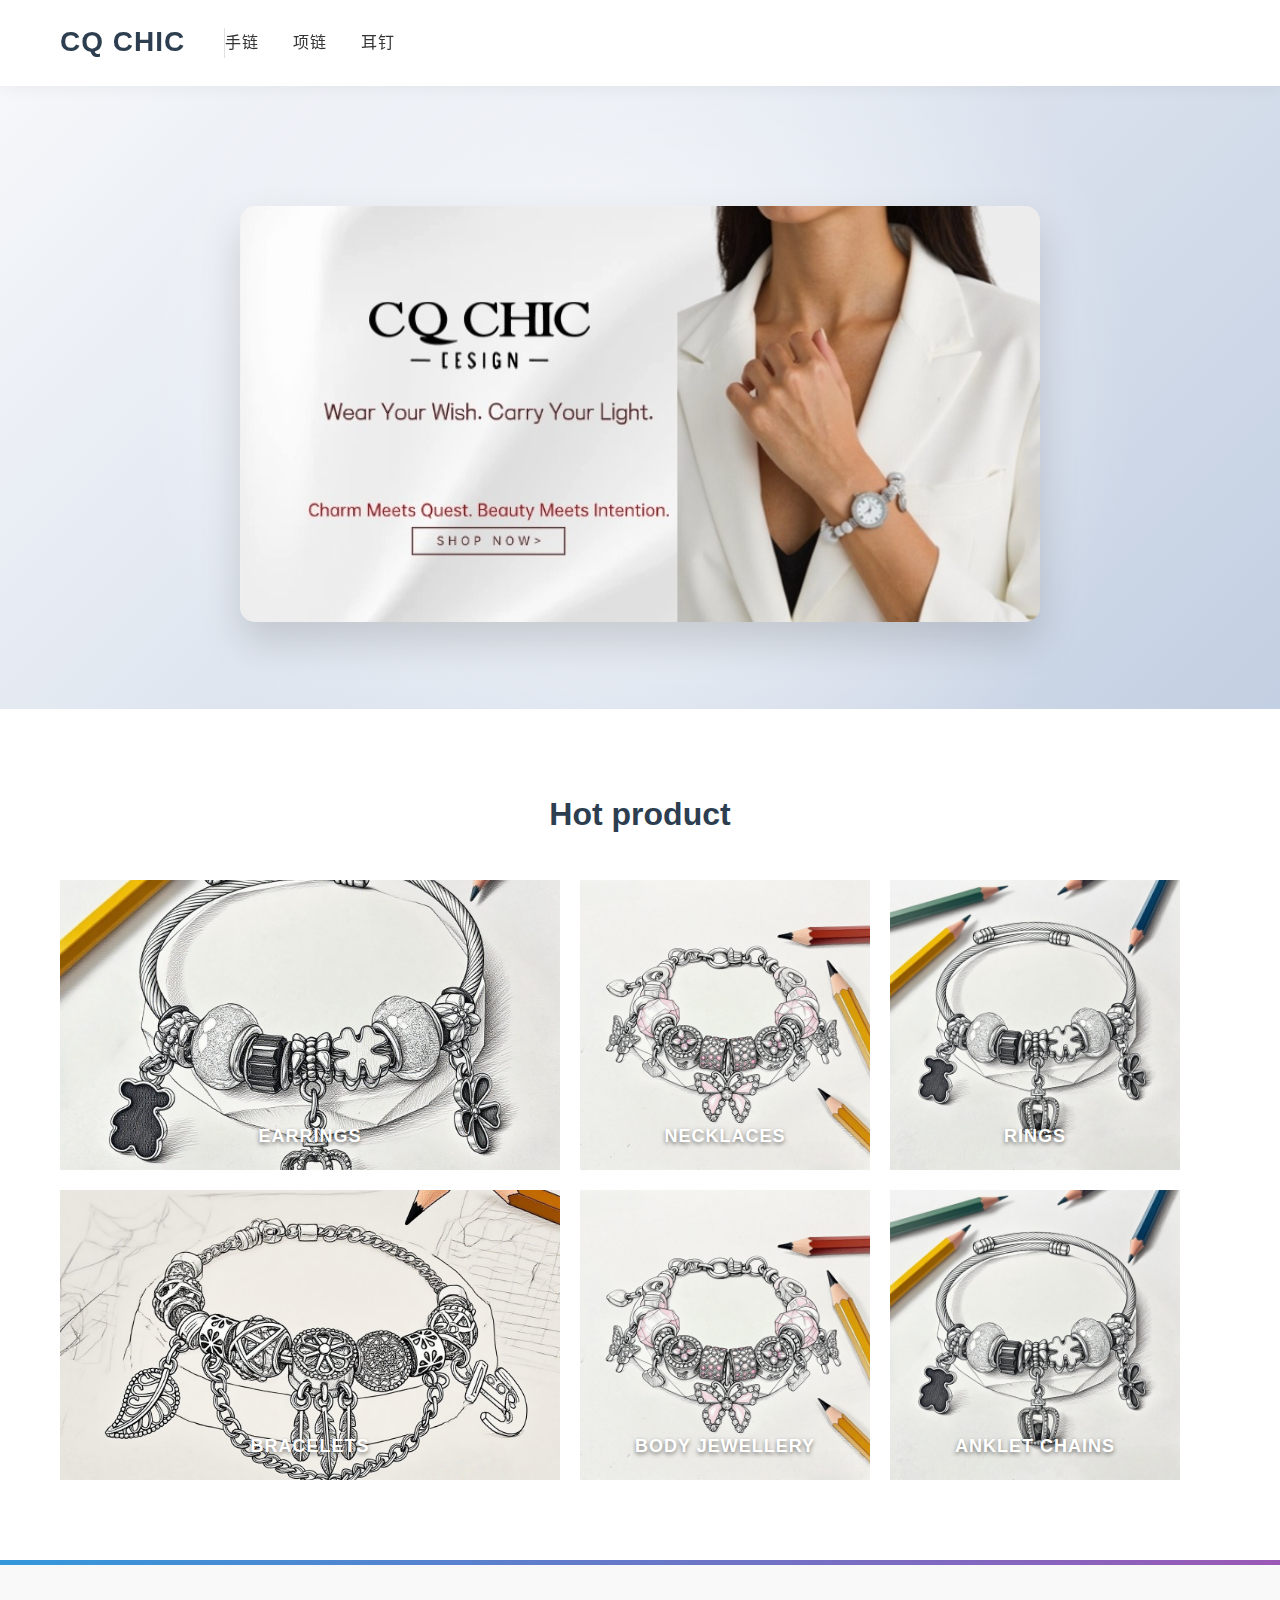
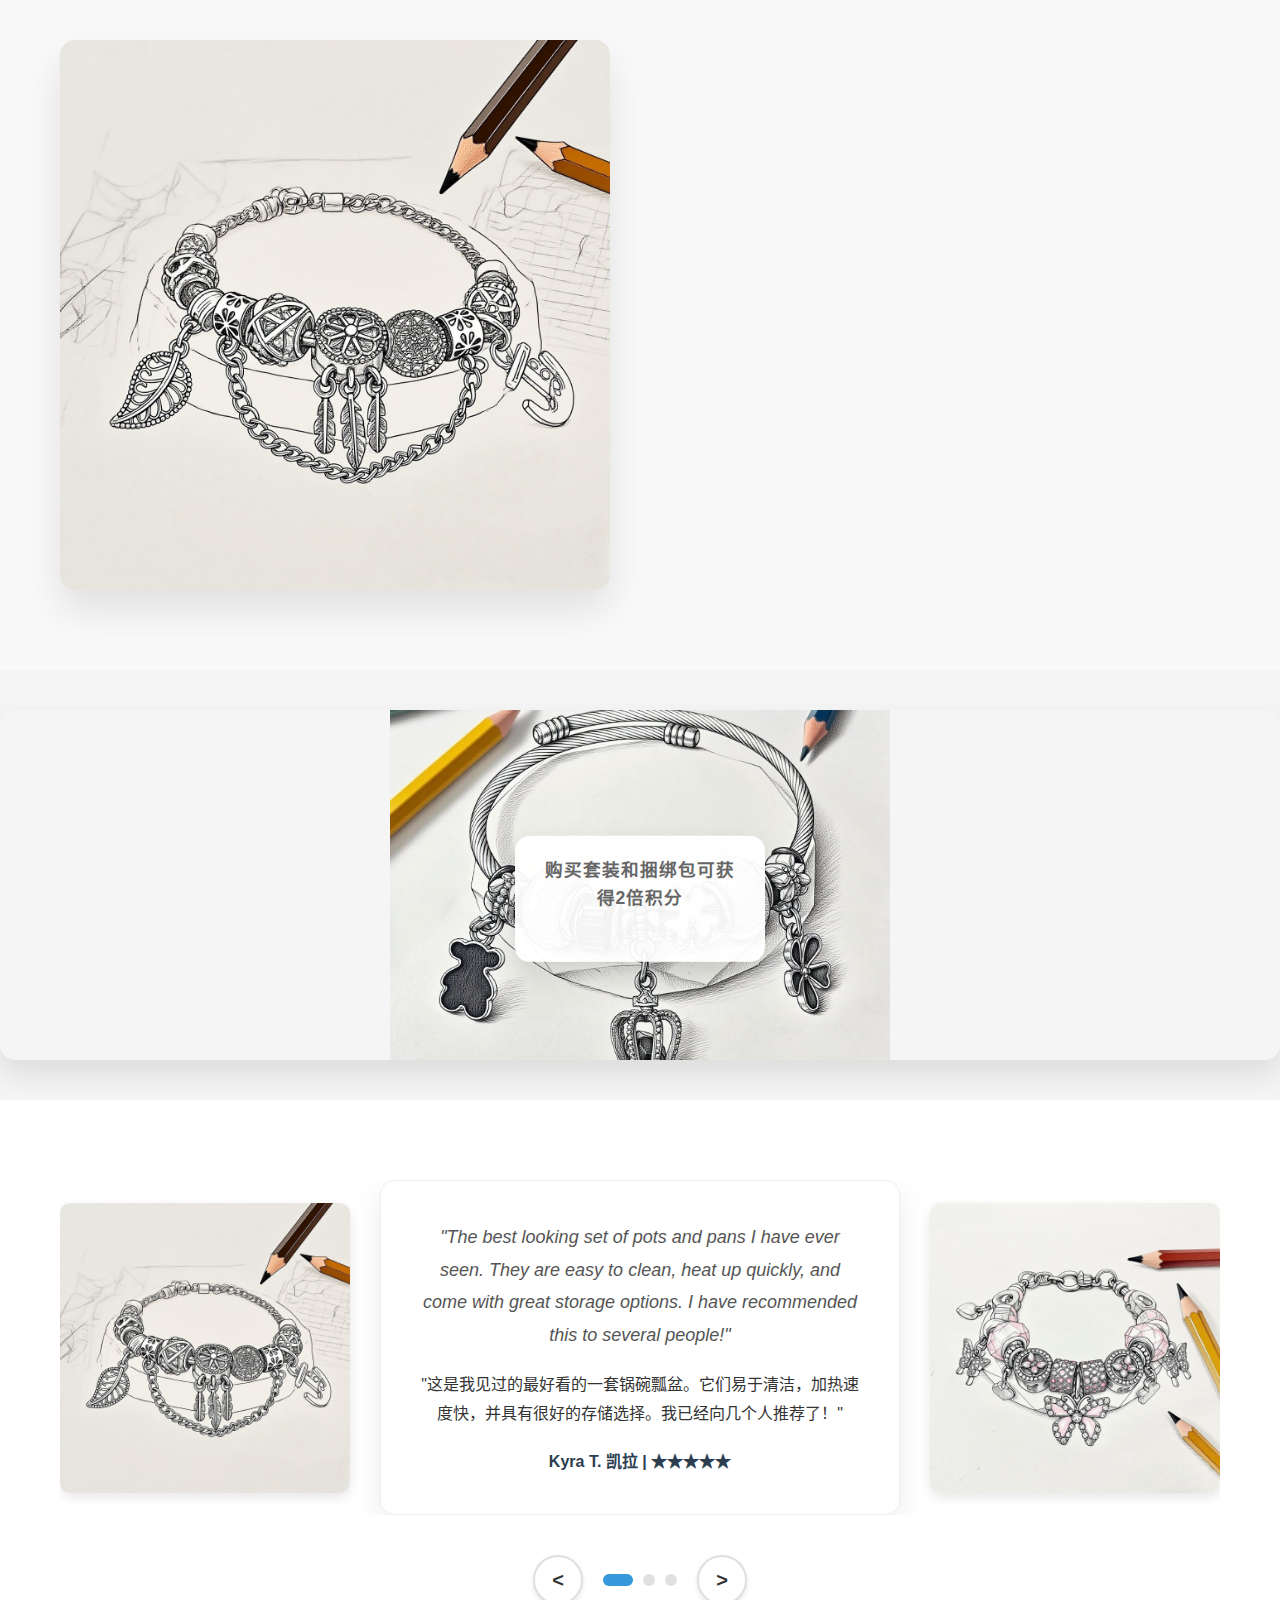
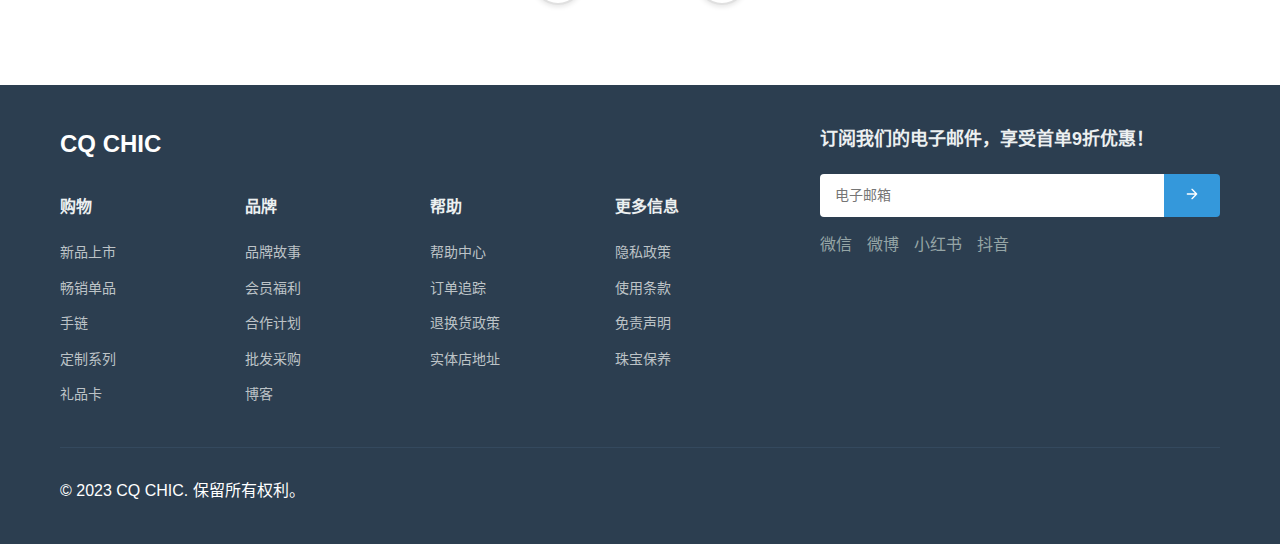
<file: index.html>
<!DOCTYPE html>
<html lang="zh-CN">
<head>
    <meta charset="UTF-8">
    <meta name="viewport" content="width=device-width, initial-scale=1.0">
    <title>CQ CHIC - 精品首饰</title>
    <link rel="stylesheet" href="css/styles.css">
</head>
<body>
    <header>
        <div class="container">
            <a href="index.html" class="logo">CQ CHIC</a>
            <nav>
                <ul>
                    <li class="dropdown">
                        <a href="series.html" class="nav-link dropdown-toggle">手链</a>
                        <div class="dropdown-menu">
                            <div class="dropdown-menu-inner">
                                <div class="dropdown-column">
                                    <div class="dropdown-title">手链分类</div>
                                    <ul>
                                        <li><a href="series.html" class="dropdown-item">水晶手链</a></li>
                                        <li><a href="series.html" class="dropdown-item">珍珠手链</a></li>
                                        <li><a href="series.html" class="dropdown-item">金手链</a></li>
                                        <li><a href="series.html" class="dropdown-item">银手链</a></li>
                                    </ul>
                                </div>
                                <div class="dropdown-column">
                                    <div class="dropdown-title">热门系列</div>
                                    <ul>
                                        <li><a href="#" class="dropdown-item">简约系列</a></li>
                                        <li><a href="#" class="dropdown-item">复古系列</a></li>
                                        <li><a href="#" class="dropdown-item">情侣系列</a></li>
                                        <li><a href="#" class="dropdown-item">定制系列</a></li>
                                    </ul>
                                </div>
                            </div>
                        </div>
                    </li>
                    <li class="dropdown">
                        <a href="#about" class="nav-link dropdown-toggle">项链</a>
                        <div class="dropdown-menu">
                            <div class="dropdown-menu-inner">
                                <div class="dropdown-column">
                                    <div class="dropdown-title">项链分类</div>
                                    <ul>
                                        <li><a href="#" class="dropdown-item">吊坠项链</a></li>
                                        <li><a href="#" class="dropdown-item">锁骨链</a></li>
                                        <li><a href="#" class="dropdown-item">珍珠项链</a></li>
                                        <li><a href="#" class="dropdown-item">宝石项链</a></li>
                                    </ul>
                                </div>
                                <div class="dropdown-column">
                                    <div class="dropdown-title">热门系列</div>
                                    <ul>
                                        <li><a href="#" class="dropdown-item">简约系列</a></li>
                                        <li><a href="#" class="dropdown-item">复古系列</a></li>
                                        <li><a href="#" class="dropdown-item">情侣系列</a></li>
                                        <li><a href="#" class="dropdown-item">定制系列</a></li>
                                    </ul>
                                </div>
                            </div>
                        </div>
                    </li>
                    <li><a href="#services" class="nav-link">耳钉</a></li>
                </ul>
            </nav>
        </div>
    </header>
    
    <section id="home" class="hero">
        <div class="container">
            <img class="hero-image" src="images/logo.png" alt="CQ CHIC Jewelry">
        </div>
    </section>
    
    <section id="about" class="about">
        <div class="container">
            <h2 class="section-title">Hot product</h2>
            <div class="category-grid">
                <!-- 左边容器：第1和第2个元素 -->
                <div class="category-left">
                    <div class="category-item">
                        <div class="category-image">
                            <img src="images/5215.jpg" alt="Earrings">
                        </div>
                        <div class="category-name">EARRINGS</div>
                    </div>
                    <div class="category-item">
                        <div class="category-image">
                            <img src="images/5059.jpg" alt="Bracelets">
                        </div>
                        <div class="category-name">BRACELETS</div>
                    </div>
                </div>
                <!-- 右边容器：第3-6个元素 -->
                <div class="category-right">
                    <div class="category-item">
                        <div class="category-image">
                            <img src="images/5155.jpg" alt="Necklaces">
                        </div>
                        <div class="category-name">NECKLACES</div>
                    </div>
                    <div class="category-item">
                        <div class="category-image">
                            <img src="images/5215.jpg" alt="Rings">
                        </div>
                        <div class="category-name">RINGS</div>
                    </div>
                    <div class="category-item">
                        <div class="category-image">
                            <img src="images/5155.jpg" alt="Body Jewellery">
                        </div>
                        <div class="category-name">BODY JEWELLERY</div>
                    </div>
                    <div class="category-item">
                        <div class="category-image">
                            <img src="images/5215.jpg" alt="Anklet Chains">
                        </div>
                        <div class="category-name">ANKLET CHAINS</div>
                    </div>
                </div>
            </div>
        </div>
    </section>
    
    <section id="services" class="services">
        <div class="container">
            <div class="services-content">
                <div class="services-image">
                    <img src="images/5059.jpg" alt="Luxury Jewelry">
                </div>
                <div class="services-details">
                    <h2 class="section-title">Wear Your Wish. Carry Your Light.</h2>
                    <div class="services-grid">
                        <div class="service-card" data-service="service1">
                            <h4>Blossom Code</h4>
                        </div>
                        <div class="service-card" data-service="service2">
                            <h4>Health protection</h4>
                        </div>
                        <div class="service-card" data-service="service3">
                            <h4>Pathfinder Light</h4>
                        </div>
                        <div class="service-card" data-service="service4">
                            <h4>Mind Bloom</h4>
                        </div>
                        <div class="service-card" data-service="service5">
                            <h4>Family Heritag</h4>
                        </div>
                        <div class="service-card" data-service="service6">
                            <h4>Aura Spark</h4>
                        </div>
                        <div class="service-card" data-service="service7">
                            <h4>Inner Realm</h4>
                        </div>
                        <div class="service-card" data-service="service8">
                            <h4>Frequency Flux</h4>
                        </div>
                    </div>
                </div>
            </div>
        </div>
    </section>
    
    <section class="promotion-banner">
        <div class="container">
            <div class="banner-content">
                <div class="banner-image">
                    <img src="images/5215.jpg" alt="Promotion Banner">
                </div>
                <div class="banner-overlay">
                    <p class="banner-text">购买套装和捆绑包可获得2倍积分</p>
                </div>
            </div>
        </div>
    </section>
    
    <section id="testimonials" class="testimonials">
        <div class="container">
            
            <div class="testimonial-slider">
                <div class="testimonial-slide active">
                    <div class="testimonial-content">
                        <div class="testimonial-images">
                            <img src="images/5059.jpg" alt="产品图片1" class="testimonial-img">
                            <div class="testimonial-text-box">
                                <p class="testimonial-quote">"The best looking set of pots and pans I have ever seen. They are easy to clean, heat up quickly, and come with great storage options. I have recommended this to several people!"</p>
                                <p class="testimonial-quote-chinese">"这是我见过的最好看的一套锅碗瓢盆。它们易于清洁，加热速度快，并具有很好的存储选择。我已经向几个人推荐了！"</p>
                                <p class="testimonial-author">Kyra T. 凯拉 | ★★★★★</p>
                            </div>
                            <img src="images/5155.jpg" alt="产品图片2" class="testimonial-img">
                        </div>
                    </div>
                </div>
                <div class="testimonial-slide">
                    <div class="testimonial-content">
                        <div class="testimonial-images">
                            <img src="images/5059.jpg" alt="产品图片1" class="testimonial-img">
                            <div class="testimonial-text-box">
                                <p class="testimonial-quote">"The quality is exceptional and they look beautiful in my kitchen. I love how they distribute heat evenly when cooking."</p>
                                <p class="testimonial-quote-chinese">"质量非常好，它们在我的厨房里看起来很漂亮。我喜欢它们烹饪时均匀地分布热量。"</p>
                                <p class="testimonial-author">Michael L. 迈克尔 | ★★★★★</p>
                            </div>
                            <img src="images/5155.jpg" alt="产品图片2" class="testimonial-img">
                        </div>
                    </div>
                </div>
                <div class="testimonial-slide">
                    <div class="testimonial-content">
                        <div class="testimonial-images">
                            <img src="images/5059.jpg" alt="产品图片1" class="testimonial-img">
                            <div class="testimonial-text-box">
                                <p class="testimonial-quote">"These pots and pans have completely transformed my cooking experience. They're durable, non-stick, and a joy to use every day."</p>
                                <p class="testimonial-quote-chinese">"这些锅碗瓢盆彻底改变了我的烹饪体验。它们耐用、不粘，每天使用都很愉快。"</p>
                                <p class="testimonial-author">Sarah W. 莎拉 | ★★★★★</p>
                            </div>
                            <img src="images/5155.jpg" alt="产品图片2" class="testimonial-img">
                        </div>
                    </div>
                </div>
            </div>
            
            <div class="slider-controls">
                <button class="slider-prev">&lt;</button>
                <div class="slider-dots">
                    <span class="dot active"></span>
                    <span class="dot"></span>
                    <span class="dot"></span>
                </div>
                <button class="slider-next">&gt;</button>
            </div>
        </div>
    </section>
    
    <!-- 品牌故事横幅 -->
    <!-- <section class="brand-banner">
        <div class="brand-banner-inner">
            <div class="banner-image-left">
                <img src="images/5059.jpg" alt="珠宝展示">
            </div>
            <div class="banner-content">
                <h2>我们的珠宝由匠人设计，为您打造</h2>
                <p>在CQ CHIC，您会发现精心设计的手链、项链和配饰，每一件作品都融合了传统工艺与现代美学，为您的每一次旅程增添独特魅力。</p>
                <a href="brand-story.html" class="btn btn-primary">了解更多 →</a>
            </div>
            <div class="banner-image-right">
                <img src="images/5155.jpg" alt="珠宝展示">
            </div>
        </div>
    </section> -->
    
    <!-- 页脚 -->
    <footer>
        <div class="container">
            <div class="footer-content">
                <div class="footer-left">
                    <div class="footer-logo">
                        <h2>CQ CHIC</h2>
                    </div>
                    
                    <div class="footer-nav">
                        <div class="footer-column">
                            <h3>购物</h3>
                            <ul>
                                <li><a href="#">新品上市</a></li>
                                <li><a href="#">畅销单品</a></li>
                                <li><a href="#">手链</a></li>
                                <li><a href="#">定制系列</a></li>
                                <li><a href="#">礼品卡</a></li>
                            </ul>
                        </div>
                        
                        <div class="footer-column">
                            <h3>品牌</h3>
                            <ul>
                                <li><a href="brand-story.html">品牌故事</a></li>
                                <li><a href="#">会员福利</a></li>
                                <li><a href="#">合作计划</a></li>
                                <li><a href="#">批发采购</a></li>
                                <li><a href="#">博客</a></li>
                            </ul>
                        </div>
                        
                        <div class="footer-column">
                            <h3>帮助</h3>
                            <ul>
                                <li><a href="#">帮助中心</a></li>
                                <li><a href="#">订单追踪</a></li>
                                <li><a href="#">退换货政策</a></li>
                                <li><a href="#">实体店地址</a></li>
                            </ul>
                        </div>
                        
                        <div class="footer-column">
                            <h3>更多信息</h3>
                            <ul>
                                <li><a href="#">隐私政策</a></li>
                                <li><a href="#">使用条款</a></li>
                                <li><a href="#">免责声明</a></li>
                                <li><a href="#">珠宝保养</a></li>
                            </ul>
                        </div>
                    </div>
                </div>
                
                <div class="footer-right">
                    <div class="subscribe-section">
                        <h3>订阅我们的电子邮件，享受首单9折优惠！</h3>
                        <form class="subscribe-form">
                            <input type="email" placeholder="电子邮箱" required>
                            <button type="submit">
                                <svg width="16" height="16" viewBox="0 0 24 24" fill="none" xmlns="http://www.w3.org/2000/svg">
                                    <path d="M5 12H19M19 12L12 5M19 12L12 19" stroke="currentColor" stroke-width="2" stroke-linecap="round" stroke-linejoin="round"/>
                                </svg>
                            </button>
                        </form>
                        
                        <div class="footer-social">
                            <a href="#" class="social-icon">微信</a>
                            <a href="#" class="social-icon">微博</a>
                            <a href="#" class="social-icon">小红书</a>
                            <a href="#" class="social-icon">抖音</a>
                        </div>
                    </div>
                </div>
            </div>
            
            <div class="footer-bottom">
                <p>© 2023 CQ CHIC. 保留所有权利。</p>
            </div>
        </div>
    </footer>

    <script src="js/script.js"></script>
    <script src="js/main.js"></script>
</body>
</html>
</file>
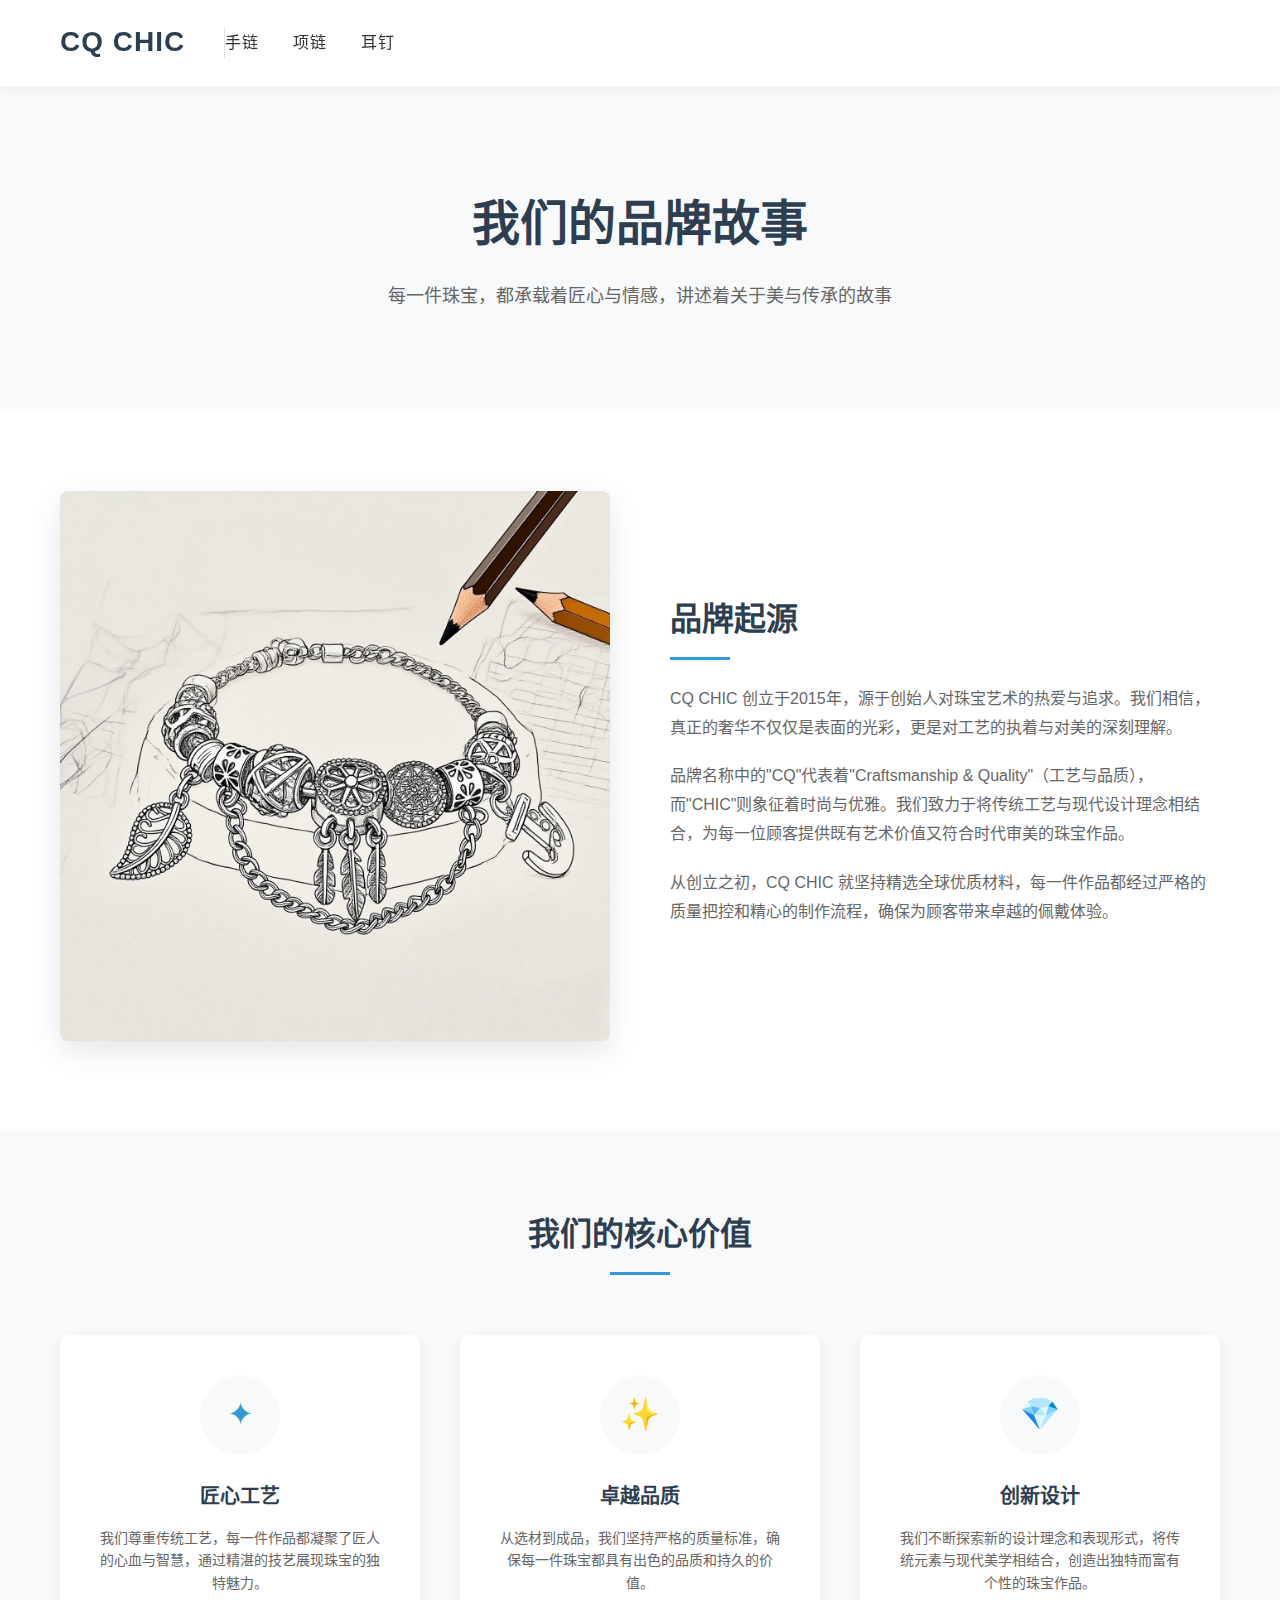
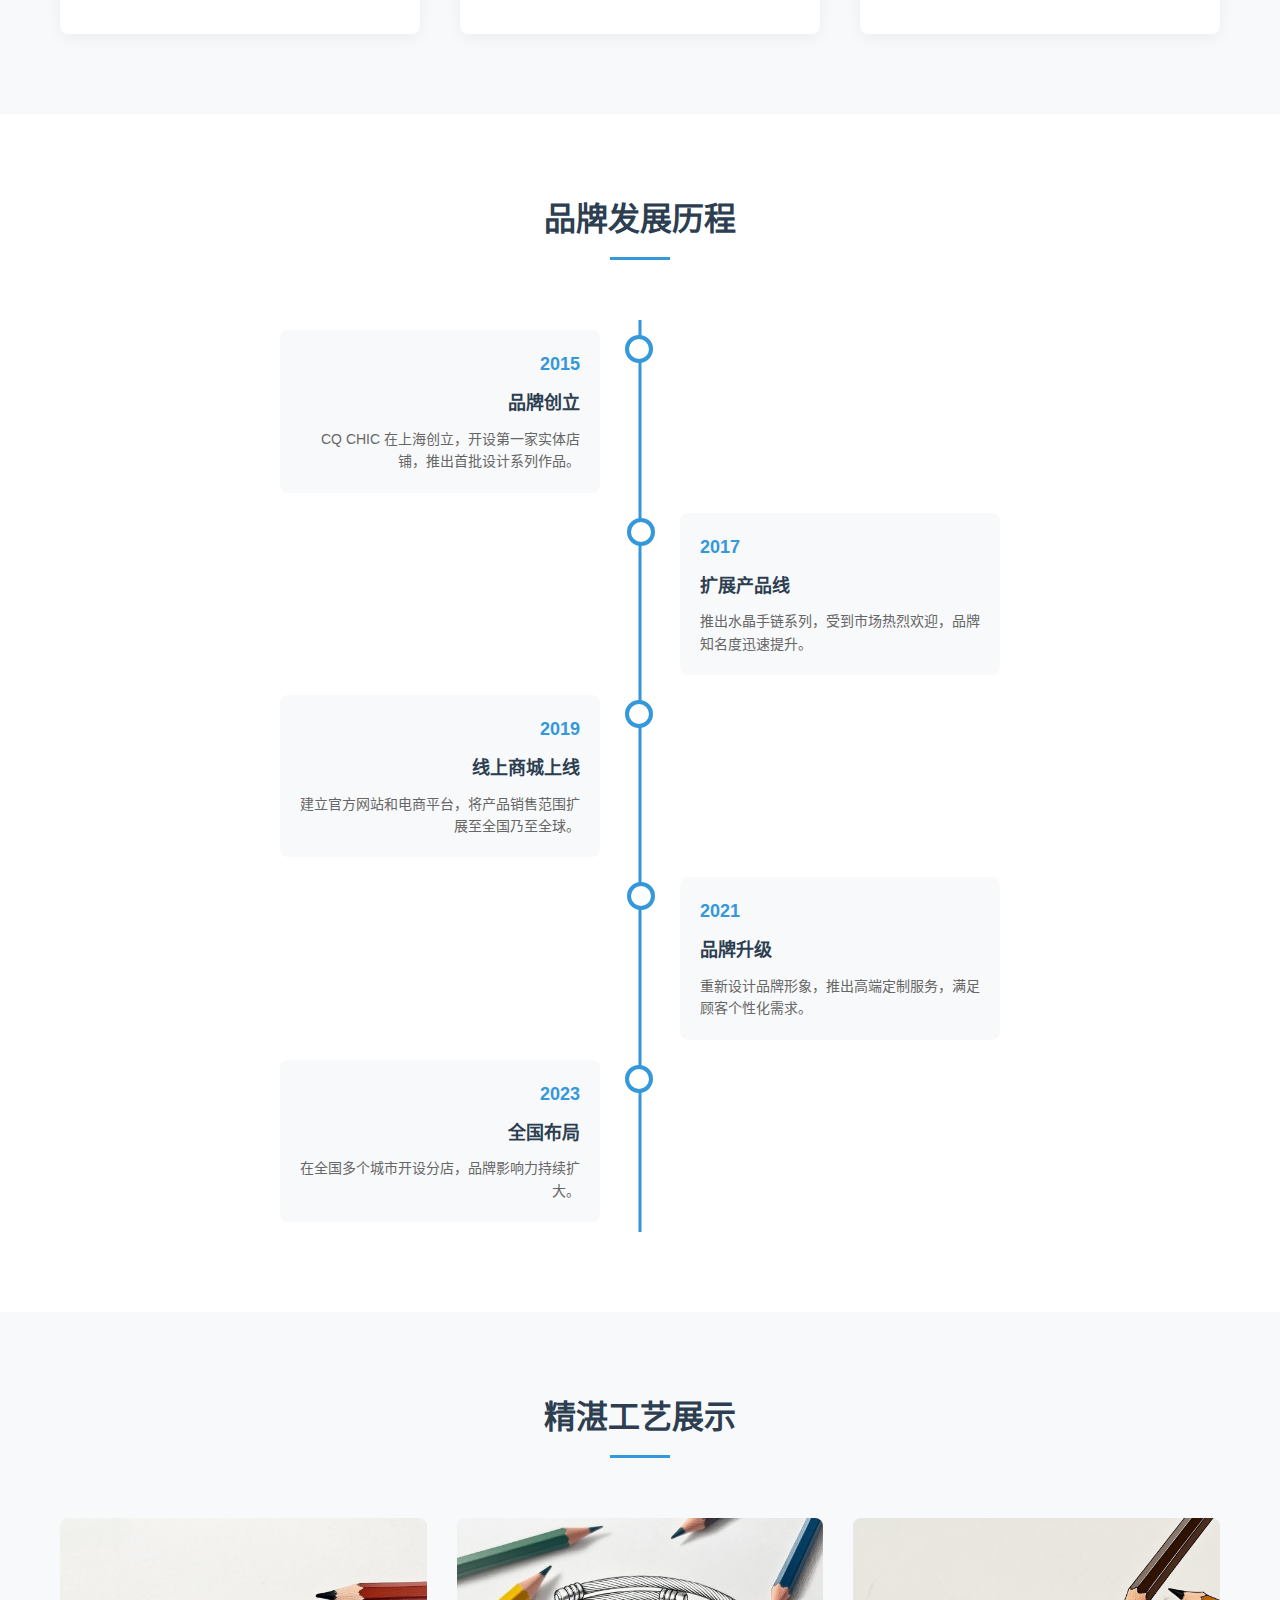
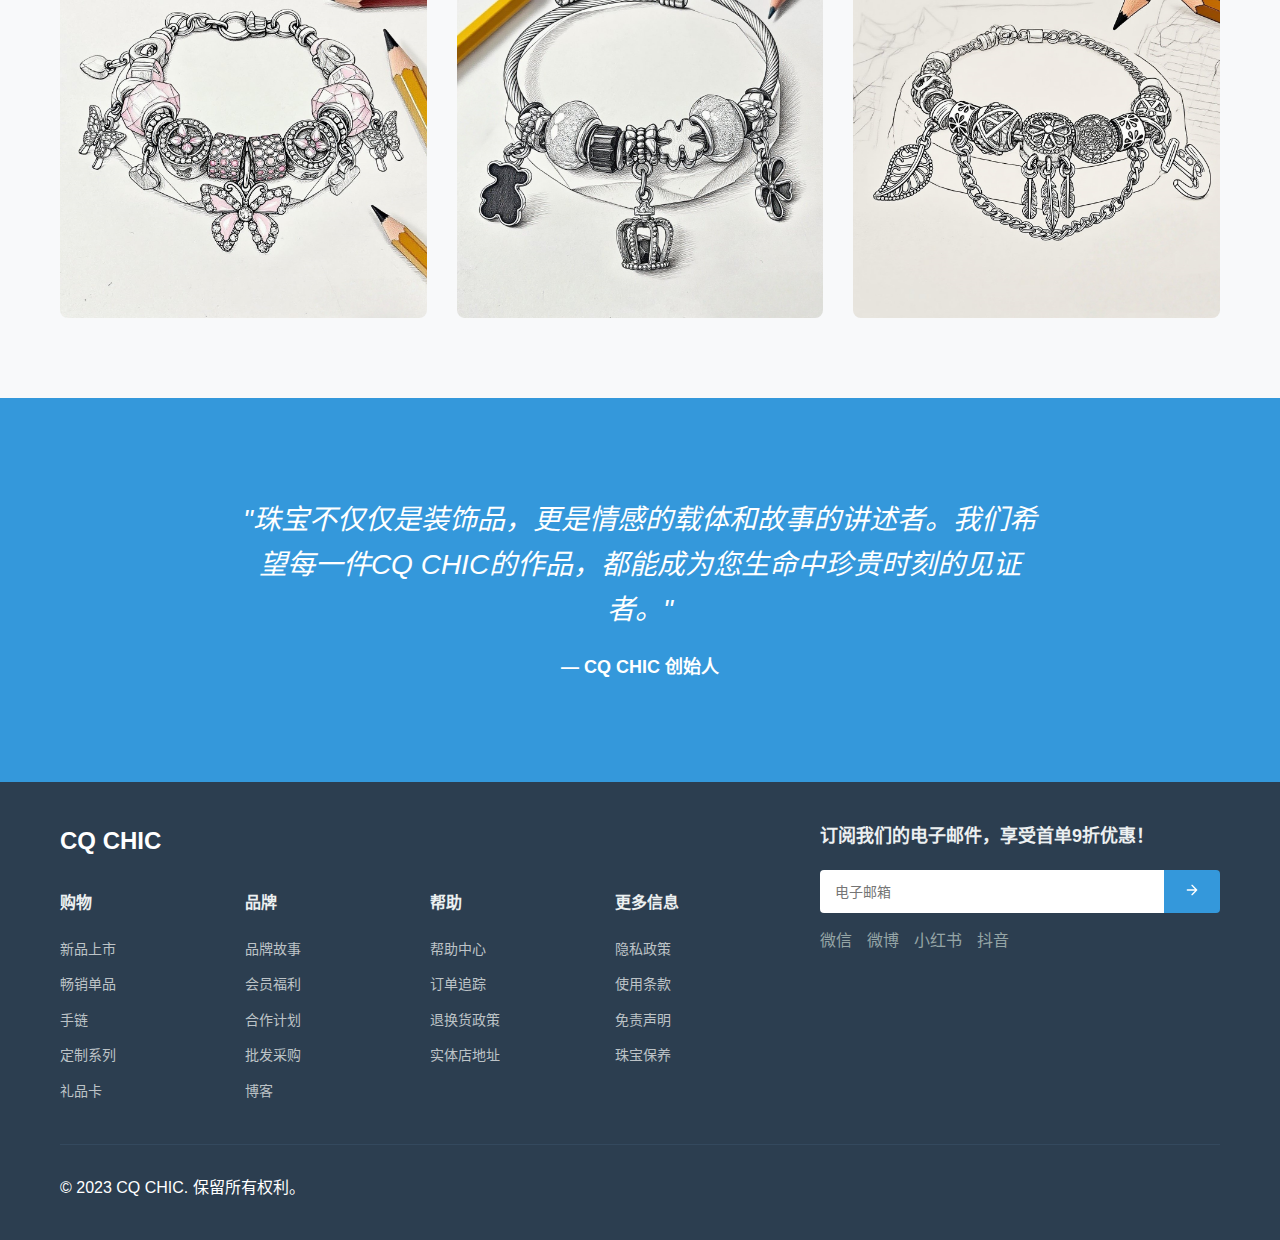
<file: brand-story.html>
<!DOCTYPE html>
<html lang="zh-CN">
<head>
    <meta charset="UTF-8">
    <meta name="viewport" content="width=device-width, initial-scale=1.0">
    <title>品牌故事 - CQ CHIC 精品首饰</title>
    <link rel="stylesheet" href="css/styles.css">
    <link rel="stylesheet" href="css/brand-story.css">
</head>
<body>
    <header>
        <div class="container">
            <a href="index.html" class="logo">CQ CHIC</a>
            <nav>
                <ul>
                    <li class="dropdown">
                        <a href="series.html" class="nav-link dropdown-toggle">手链</a>
                        <div class="dropdown-menu">
                            <div class="dropdown-menu-inner">
                                <div class="dropdown-column">
                                    <div class="dropdown-title">手链分类</div>
                                    <ul>
                                        <li><a href="series.html" class="dropdown-item">水晶手链</a></li>
                                        <li><a href="series.html" class="dropdown-item">珍珠手链</a></li>
                                        <li><a href="series.html" class="dropdown-item">金手链</a></li>
                                        <li><a href="series.html" class="dropdown-item">银手链</a></li>
                                    </ul>
                                </div>
                                <div class="dropdown-column">
                                    <div class="dropdown-title">热门系列</div>
                                    <ul>
                                        <li><a href="series.html" class="dropdown-item">简约系列</a></li>
                                        <li><a href="series.html" class="dropdown-item">复古系列</a></li>
                                        <li><a href="series.html" class="dropdown-item">情侣系列</a></li>
                                        <li><a href="series.html" class="dropdown-item">定制系列</a></li>
                                    </ul>
                                </div>
                            </div>
                        </div>
                    </li>
                    <li class="dropdown">
                        <a href="#about" class="nav-link dropdown-toggle">项链</a>
                        <div class="dropdown-menu">
                            <div class="dropdown-menu-inner">
                                <div class="dropdown-column">
                                    <div class="dropdown-title">项链分类</div>
                                    <ul>
                                        <li><a href="#" class="dropdown-item">吊坠项链</a></li>
                                        <li><a href="#" class="dropdown-item">锁骨链</a></li>
                                        <li><a href="#" class="dropdown-item">珍珠项链</a></li>
                                        <li><a href="#" class="dropdown-item">宝石项链</a></li>
                                    </ul>
                                </div>
                                <div class="dropdown-column">
                                    <div class="dropdown-title">热门系列</div>
                                    <ul>
                                        <li><a href="#" class="dropdown-item">简约系列</a></li>
                                        <li><a href="#" class="dropdown-item">复古系列</a></li>
                                        <li><a href="#" class="dropdown-item">情侣系列</a></li>
                                        <li><a href="#" class="dropdown-item">定制系列</a></li>
                                    </ul>
                                </div>
                            </div>
                        </div>
                    </li>
                    <li><a href="#services" class="nav-link">耳钉</a></li>
                </ul>
            </nav>
        </div>
    </header>

    <section class="brand-story-hero">
        <div class="container">
            <h1>我们的品牌故事</h1>
            <p>每一件珠宝，都承载着匠心与情感，讲述着关于美与传承的故事</p>
        </div>
    </section>

    <section class="story-content">
        <div class="container">
            <div class="story-container">
                <div class="story-image">
                    <img src="images/5059.jpg" alt="CQ CHIC 品牌故事">
                </div>
                <div class="story-text">
                    <h2>品牌起源</h2>
                    <p>CQ CHIC 创立于2015年，源于创始人对珠宝艺术的热爱与追求。我们相信，真正的奢华不仅仅是表面的光彩，更是对工艺的执着与对美的深刻理解。</p>
                    <p>品牌名称中的"CQ"代表着"Craftsmanship & Quality"（工艺与品质），而"CHIC"则象征着时尚与优雅。我们致力于将传统工艺与现代设计理念相结合，为每一位顾客提供既有艺术价值又符合时代审美的珠宝作品。</p>
                    <p>从创立之初，CQ CHIC 就坚持精选全球优质材料，每一件作品都经过严格的质量把控和精心的制作流程，确保为顾客带来卓越的佩戴体验。</p>
                </div>
            </div>
        </div>
    </section>

    <section class="story-values">
        <div class="container">
            <div class="values-container">
                <h2>我们的核心价值</h2>
                <div class="values-grid">
                    <div class="value-item">
                        <div class="value-icon">✦</div>
                        <h3>匠心工艺</h3>
                        <p>我们尊重传统工艺，每一件作品都凝聚了匠人的心血与智慧，通过精湛的技艺展现珠宝的独特魅力。</p>
                    </div>
                    <div class="value-item">
                        <div class="value-icon">✨</div>
                        <h3>卓越品质</h3>
                        <p>从选材到成品，我们坚持严格的质量标准，确保每一件珠宝都具有出色的品质和持久的价值。</p>
                    </div>
                    <div class="value-item">
                        <div class="value-icon">💎</div>
                        <h3>创新设计</h3>
                        <p>我们不断探索新的设计理念和表现形式，将传统元素与现代美学相结合，创造出独特而富有个性的珠宝作品。</p>
                    </div>
                </div>
            </div>
        </div>
    </section>

    <section class="story-timeline">
        <div class="container">
            <div class="timeline-container">
                <h2>品牌发展历程</h2>
                <div class="timeline">
                    <div class="timeline-item">
                        <div class="timeline-content">
                            <div class="timeline-year">2015</div>
                            <h3>品牌创立</h3>
                            <p>CQ CHIC 在上海创立，开设第一家实体店铺，推出首批设计系列作品。</p>
                        </div>
                    </div>
                    <div class="timeline-item">
                        <div class="timeline-content">
                            <div class="timeline-year">2017</div>
                            <h3>扩展产品线</h3>
                            <p>推出水晶手链系列，受到市场热烈欢迎，品牌知名度迅速提升。</p>
                        </div>
                    </div>
                    <div class="timeline-item">
                        <div class="timeline-content">
                            <div class="timeline-year">2019</div>
                            <h3>线上商城上线</h3>
                            <p>建立官方网站和电商平台，将产品销售范围扩展至全国乃至全球。</p>
                        </div>
                    </div>
                    <div class="timeline-item">
                        <div class="timeline-content">
                            <div class="timeline-year">2021</div>
                            <h3>品牌升级</h3>
                            <p>重新设计品牌形象，推出高端定制服务，满足顾客个性化需求。</p>
                        </div>
                    </div>
                    <div class="timeline-item">
                        <div class="timeline-content">
                            <div class="timeline-year">2023</div>
                            <h3>全国布局</h3>
                            <p>在全国多个城市开设分店，品牌影响力持续扩大。</p>
                        </div>
                    </div>
                </div>
            </div>
        </div>
    </section>

    <section class="craftsmanship-showcase">
        <div class="container">
            <div class="craftsmanship-container">
                <h2>精湛工艺展示</h2>
                <div class="craftsmanship-grid">
                    <div class="craftsmanship-item">
                        <img src="images/5155.jpg" alt="珠宝制作工艺">
                        <div class="craftsmanship-overlay">
                            <h3>选材过程</h3>
                            <p>我们精心挑选每一颗宝石和金属材料，确保其品质和独特性。</p>
                        </div>
                    </div>
                    <div class="craftsmanship-item">
                        <img src="images/5215.jpg" alt="珠宝制作工艺">
                        <div class="craftsmanship-overlay">
                            <h3>设计构思</h3>
                            <p>我们的设计师团队将灵感转化为具体的设计方案，融合传统与现代元素。</p>
                        </div>
                    </div>
                    <div class="craftsmanship-item">
                        <img src="images/5059.jpg" alt="珠宝制作工艺">
                        <div class="craftsmanship-overlay">
                            <h3>手工制作</h3>
                            <p>经验丰富的匠人通过精湛的技艺，将设计方案转化为精美的珠宝作品。</p>
                        </div>
                    </div>
                </div>
            </div>
        </div>
    </section>

    <section class="quote-section">
        <div class="container">
            <div class="quote-content">
                <p>"珠宝不仅仅是装饰品，更是情感的载体和故事的讲述者。我们希望每一件CQ CHIC的作品，都能成为您生命中珍贵时刻的见证者。"</p>
                <div class="quote-author">— CQ CHIC 创始人</div>
            </div>
        </div>
    </section>

    <footer>
        <div class="container">
            <div class="footer-content">
                <div class="footer-left">
                    <div class="footer-logo">
                        <h2>CQ CHIC</h2>
                    </div>
                    
                    <div class="footer-nav">
                        <div class="footer-column">
                            <h3>购物</h3>
                            <ul>
                                <li><a href="#">新品上市</a></li>
                                <li><a href="#">畅销单品</a></li>
                                <li><a href="series.html">手链</a></li>
                                <li><a href="#">定制系列</a></li>
                                <li><a href="#">礼品卡</a></li>
                            </ul>
                        </div>
                        
                        <div class="footer-column">
                            <h3>品牌</h3>
                            <ul>
                                <li><a href="brand-story.html">品牌故事</a></li>
                                <li><a href="#">会员福利</a></li>
                                <li><a href="#">合作计划</a></li>
                                <li><a href="#">批发采购</a></li>
                                <li><a href="#">博客</a></li>
                            </ul>
                        </div>
                        
                        <div class="footer-column">
                            <h3>帮助</h3>
                            <ul>
                                <li><a href="#">帮助中心</a></li>
                                <li><a href="#">订单追踪</a></li>
                                <li><a href="#">退换货政策</a></li>
                                <li><a href="#">实体店地址</a></li>
                            </ul>
                        </div>
                        
                        <div class="footer-column">
                            <h3>更多信息</h3>
                            <ul>
                                <li><a href="#">隐私政策</a></li>
                                <li><a href="#">使用条款</a></li>
                                <li><a href="#">免责声明</a></li>
                                <li><a href="#">珠宝保养</a></li>
                            </ul>
                        </div>
                    </div>
                </div>
                
                <div class="footer-right">
                    <div class="subscribe-section">
                        <h3>订阅我们的电子邮件，享受首单9折优惠！</h3>
                        <form class="subscribe-form">
                            <input type="email" placeholder="电子邮箱" required>
                            <button type="submit">
                                <svg width="16" height="16" viewBox="0 0 24 24" fill="none" xmlns="http://www.w3.org/2000/svg">
                                    <path d="M5 12H19M19 12L12 5M19 12L12 19" stroke="currentColor" stroke-width="2" stroke-linecap="round" stroke-linejoin="round"/>
                                </svg>
                            </button>
                        </form>
                        
                        <div class="footer-social">
                            <a href="#" class="social-icon">微信</a>
                            <a href="#" class="social-icon">微博</a>
                            <a href="#" class="social-icon">小红书</a>
                            <a href="#" class="social-icon">抖音</a>
                        </div>
                    </div>
                </div>
            </div>
            
            <div class="footer-bottom">
                <p>© 2023 CQ CHIC. 保留所有权利。</p>
            </div>
        </div>
    </footer>

    <script src="js/script.js"></script>
</body>
</html>
</file>
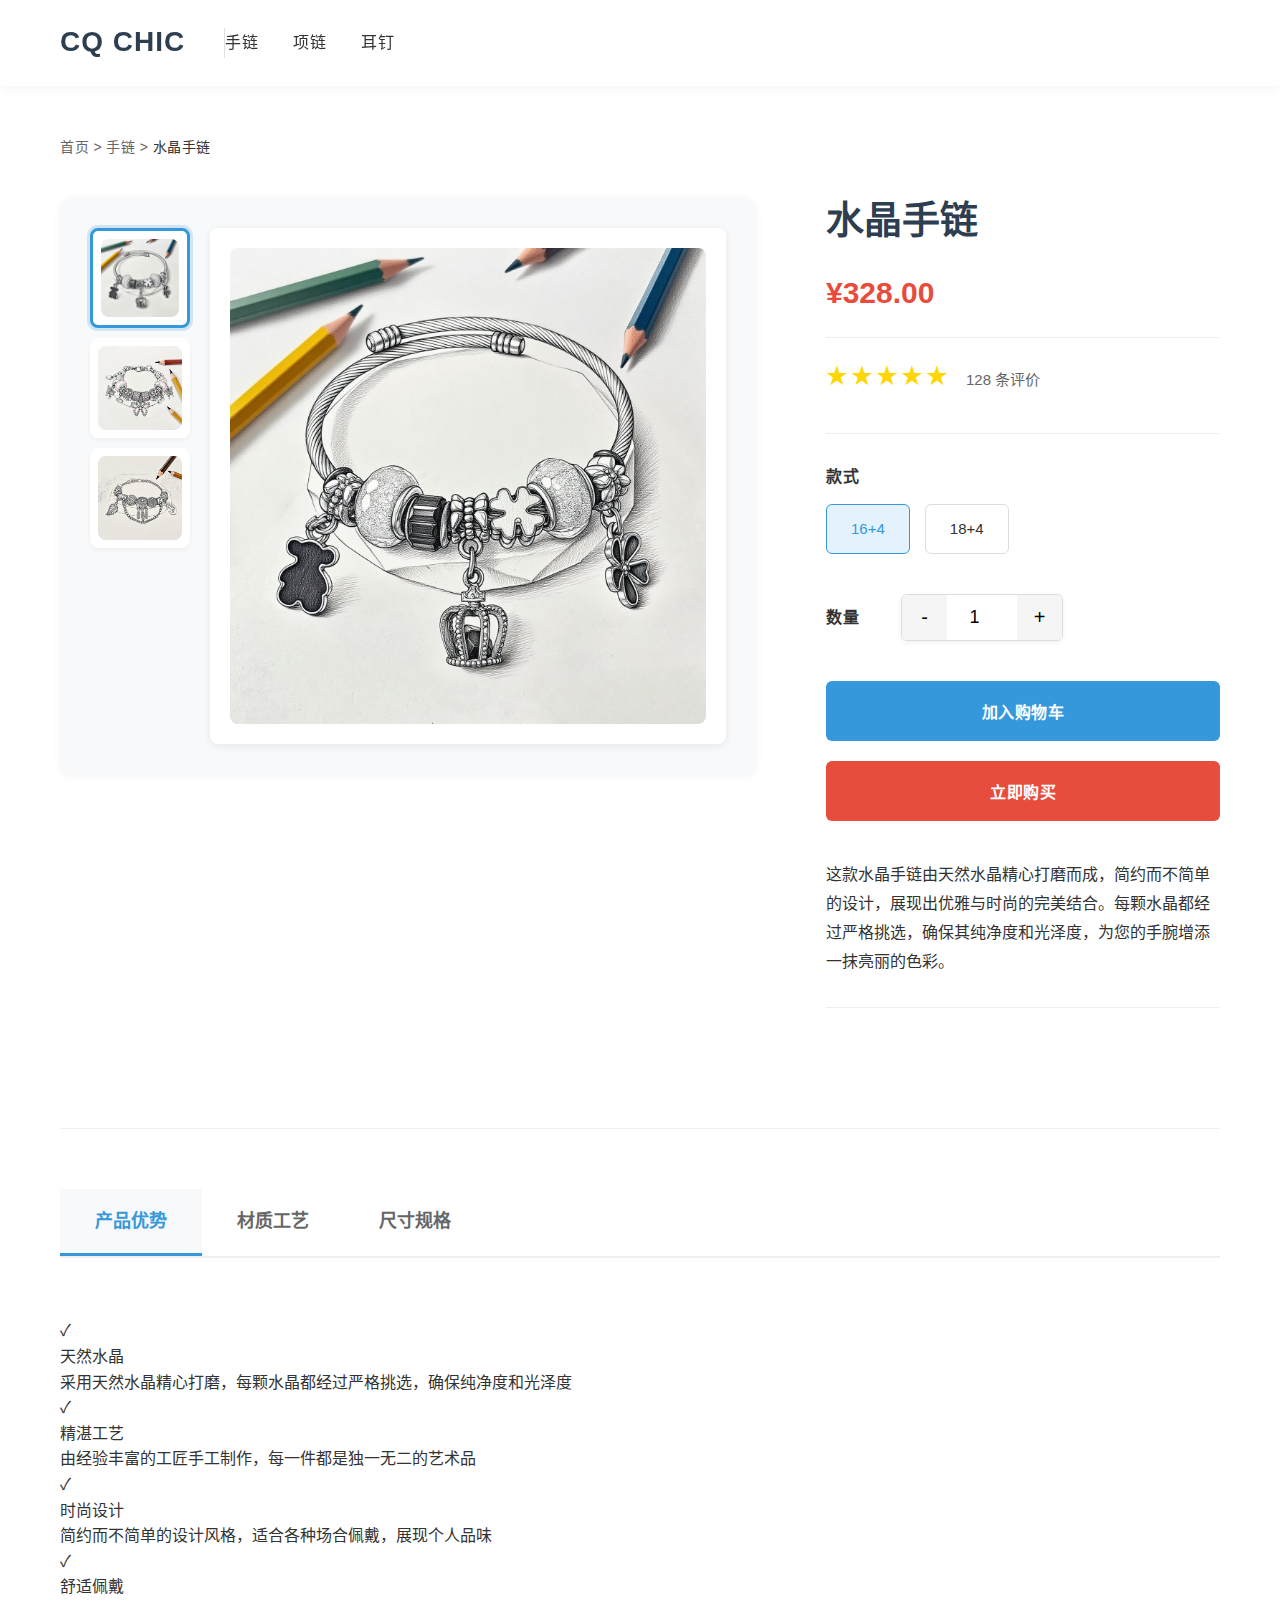
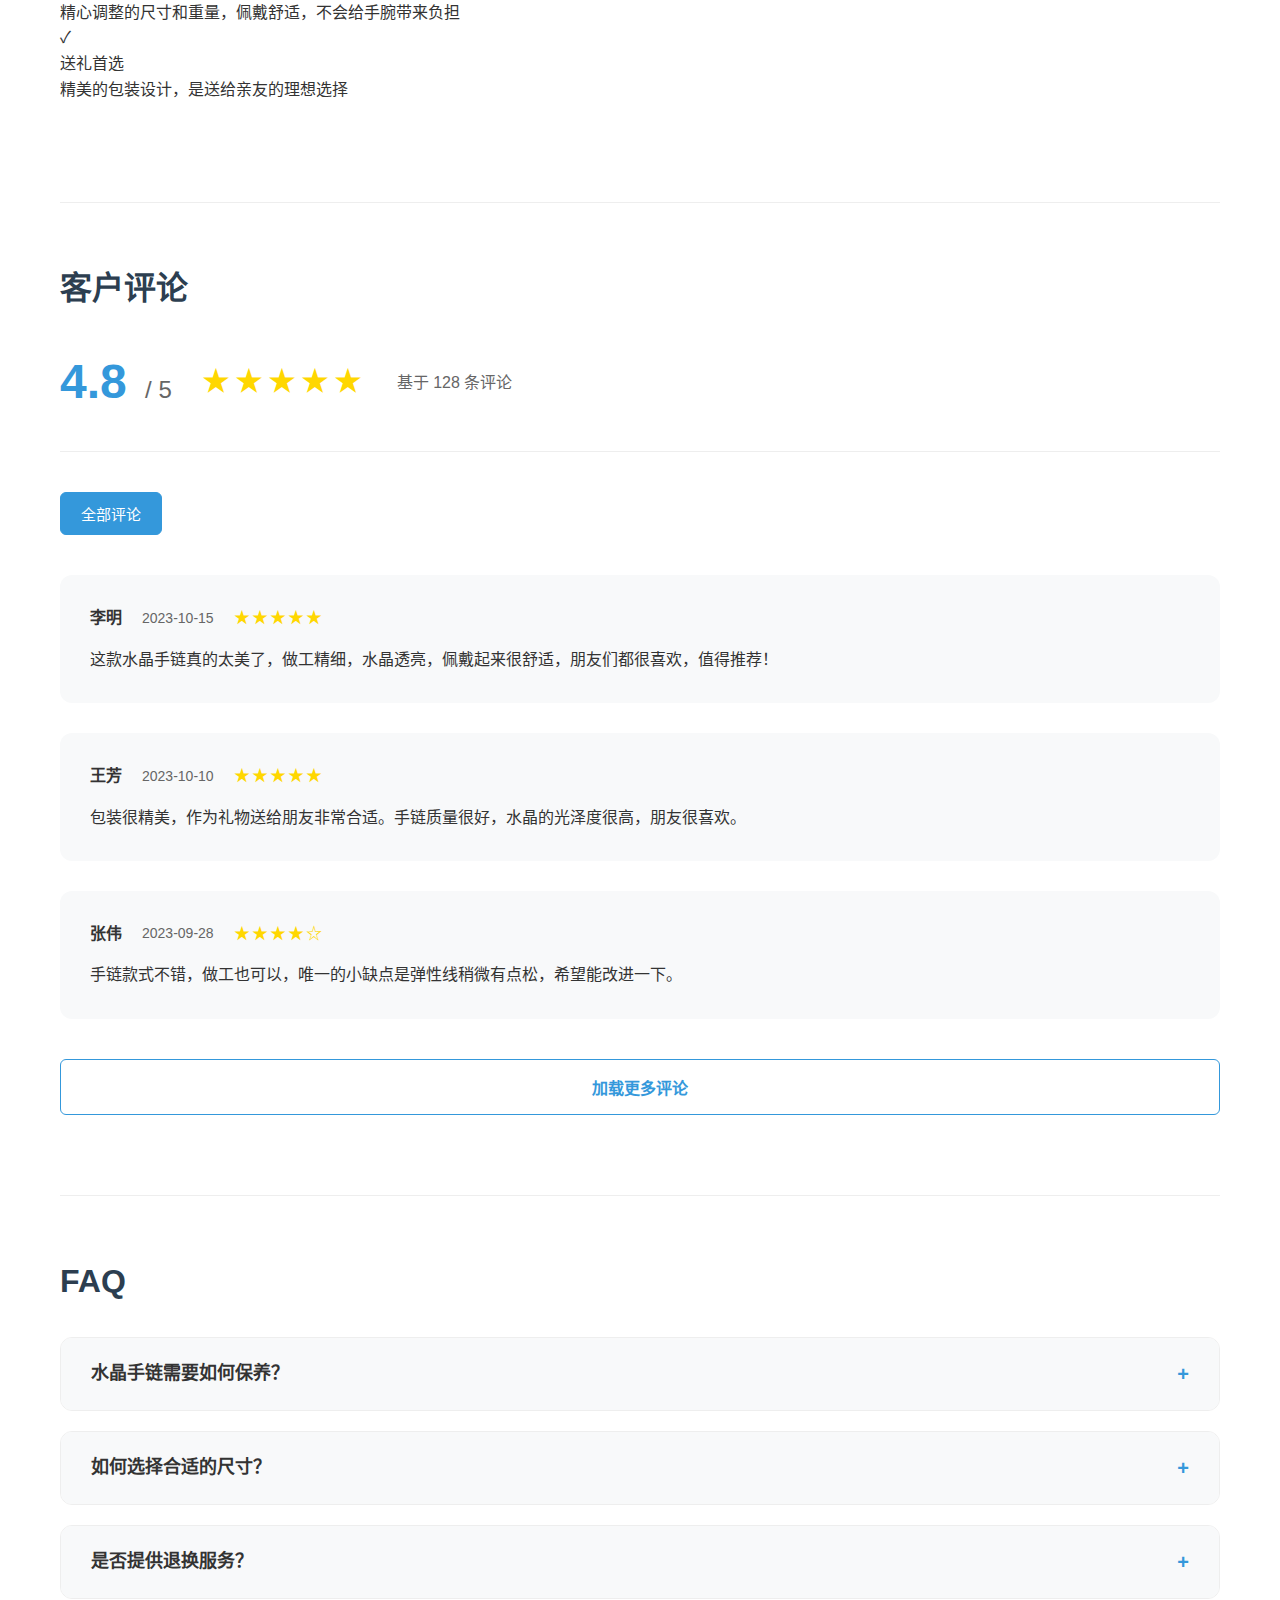
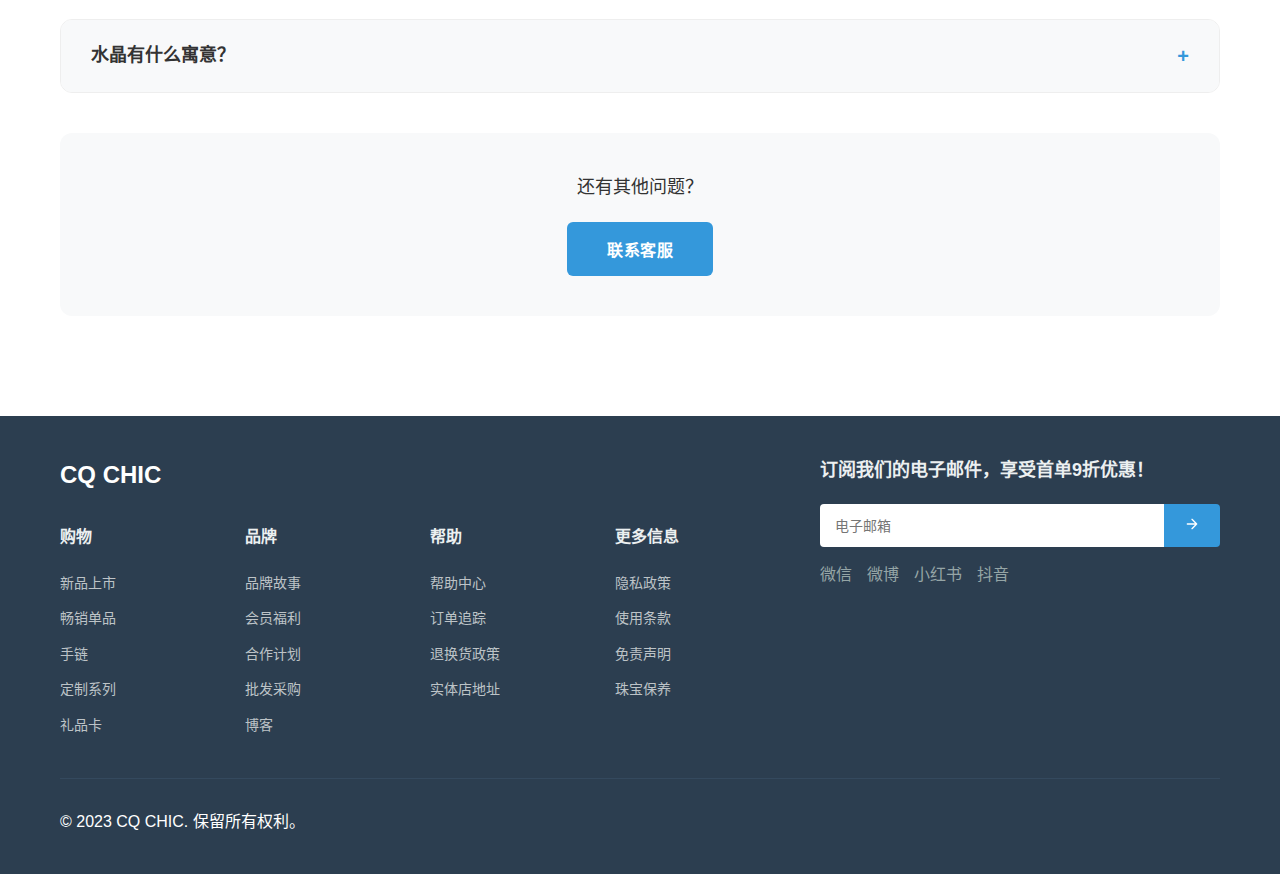
<file: product-detail.html>
<!DOCTYPE html>
<html lang="zh-CN">
<head>
    <meta charset="UTF-8">
    <meta name="viewport" content="width=device-width, initial-scale=1.0">
    <title>水晶手链 - CQ CHIC</title>
    <link rel="stylesheet" href="css/styles.css">
    <link rel="stylesheet" href="css/product-detail.css">
</head>
<body>
    <header>
        <div class="container">
            <a href="index.html" class="logo">CQ CHIC</a>
            <nav>
                <ul>
                    <li class="dropdown">
                        <a href="series.html" class="nav-link dropdown-toggle">手链</a>
                        <div class="dropdown-menu">
                            <div class="dropdown-menu-inner">
                                <div class="dropdown-column">
                                    <div class="dropdown-title">手链分类</div>
                                    <ul>
                                        <li><a href="series.html" class="dropdown-item">水晶手链</a></li>
                                        <li><a href="series.html" class="dropdown-item">珍珠手链</a></li>
                                        <li><a href="series.html" class="dropdown-item">金手链</a></li>
                                        <li><a href="series.html" class="dropdown-item">银手链</a></li>
                                    </ul>
                                </div>
                                <div class="dropdown-column">
                                    <div class="dropdown-title">热门系列</div>
                                    <ul>
                                        <li><a href="series.html" class="dropdown-item">简约系列</a></li>
                                        <li><a href="series.html" class="dropdown-item">复古系列</a></li>
                                        <li><a href="series.html" class="dropdown-item">情侣系列</a></li>
                                        <li><a href="series.html" class="dropdown-item">定制系列</a></li>
                                    </ul>
                                </div>
                            </div>
                        </div>
                    </li>
                    <li class="dropdown">
                        <a href="index.html" class="nav-link dropdown-toggle">项链</a>
                        <div class="dropdown-menu">
                            <div class="dropdown-menu-inner">
                                <div class="dropdown-column">
                                    <div class="dropdown-title">项链分类</div>
                                    <ul>
                                        <li><a href="series.html" class="dropdown-item">吊坠项链</a></li>
                                        <li><a href="series.html" class="dropdown-item">锁骨链</a></li>
                                        <li><a href="series.html" class="dropdown-item">珍珠项链</a></li>
                                        <li><a href="series.html" class="dropdown-item">宝石项链</a></li>
                                    </ul>
                                </div>
                                <div class="dropdown-column">
                                    <div class="dropdown-title">热门系列</div>
                                    <ul>
                                        <li><a href="series.html" class="dropdown-item">简约系列</a></li>
                                        <li><a href="series.html" class="dropdown-item">复古系列</a></li>
                                        <li><a href="series.html" class="dropdown-item">情侣系列</a></li>
                                        <li><a href="series.html" class="dropdown-item">定制系列</a></li>
                                    </ul>
                                </div>
                            </div>
                        </div>
                    </li>
                    <li><a href="index.html" class="nav-link">耳钉</a></li>
                </ul>
            </nav>
        </div>
    </header>

    <section class="product-detail-section">
        <div class="container">
            <!-- 面包屑导航 -->
            <div class="product-breadcrumb">
                <a href="index.html">首页</a> &gt; 
                <a href="series.html">手链</a> &gt; 
                <span>水晶手链</span>
            </div>
            
            <div class="product-detail-container">
                <!-- 产品图片区域 -->
                <div class="product-images">
                    <div class="main-product-image">
                        <img id="mainImage" src="images/5215.jpg" alt="水晶手链" />
                    </div>
                    <div class="thumbnail-images">
                        <div class="thumbnail active" onmouseover="changeMainImage('images/5215.jpg')">
                            <img src="images/5215.jpg" alt="水晶手链图片1" />
                        </div>
                        <div class="thumbnail" onmouseover="changeMainImage('images/5155.jpg')">
                            <img src="images/5155.jpg" alt="水晶手链图片2" />
                        </div>
                        <div class="thumbnail" onmouseover="changeMainImage('images/5059.jpg')">
                            <img src="images/5059.jpg" alt="水晶手链图片3" />
                        </div>
                    </div>
                </div>
                
                <!-- 产品信息区域 -->
                <div class="product-info-container">
                    <h1 class="product-title">水晶手链</h1>
                    <div class="product-price">¥328.00</div>
                    <div class="product-rating">
                        <div class="stars">★★★★★</div>
                        <div class="review-count">128 条评价</div>
                    </div>
                    
                    
                    <!-- 选项选择 -->
                    <div class="product-options">
                        <div class="option-group">
                            <label class="option-label">款式</label>
                            <div class="option-values">
                                <div class="option-value selected" data-value="single">16+4</div>
                                <div class="option-value" data-value="double">18+4</div>
                            </div>
                        </div>
                    </div>
                    
                    <!-- 数量选择器 -->
                    <div class="quantity-selector">
                        <label class="quantity-label">数量</label>
                        <div class="quantity-input">
                            <button class="quantity-btn" onclick="decreaseQuantity()">-</button>
                            <input type="number" class="quantity-number" id="quantity" value="1" min="1" />
                            <button class="quantity-btn" onclick="increaseQuantity()">+</button>
                        </div>
                    </div>
                    
                    <!-- 操作按钮 -->
                    <div class="action-buttons">
                        <button class="add-to-cart-btn">加入购物车</button>
                        <button class="buy-now-btn">立即购买</button>
                    </div>
                    <p class="product-description">
                        这款水晶手链由天然水晶精心打磨而成，简约而不简单的设计，展现出优雅与时尚的完美结合。每颗水晶都经过严格挑选，确保其纯净度和光泽度，为您的手腕增添一抹亮丽的色彩。
                    </p>
                </div>
            </div>
            
            <!-- 产品特性和标签页 -->
            <div class="product-features">
                <div class="features-tabs">
                    <div class="feature-tab active" onclick="switchTab('benefits')">产品优势</div>
                    <div class="feature-tab" onclick="switchTab('material')">材质工艺</div>
                    <div class="feature-tab" onclick="switchTab('size')">尺寸规格</div>
                </div>
                
                <!-- 产品优势内容 -->
                <div class="feature-content active" id="benefits">
                    <div class="benefits-list">
                        <div class="benefit-item">
                            <div class="benefit-icon">✓</div>
                            <div class="benefit-title">天然水晶</div>
                            <div class="benefit-description">采用天然水晶精心打磨，每颗水晶都经过严格挑选，确保纯净度和光泽度</div>
                        </div>
                        <div class="benefit-item">
                            <div class="benefit-icon">✓</div>
                            <div class="benefit-title">精湛工艺</div>
                            <div class="benefit-description">由经验丰富的工匠手工制作，每一件都是独一无二的艺术品</div>
                        </div>
                        <div class="benefit-item">
                            <div class="benefit-icon">✓</div>
                            <div class="benefit-title">时尚设计</div>
                            <div class="benefit-description">简约而不简单的设计风格，适合各种场合佩戴，展现个人品味</div>
                        </div>
                        <div class="benefit-item">
                            <div class="benefit-icon">✓</div>
                            <div class="benefit-title">舒适佩戴</div>
                            <div class="benefit-description">精心调整的尺寸和重量，佩戴舒适，不会给手腕带来负担</div>
                        </div>
                        <div class="benefit-item">
                            <div class="benefit-icon">✓</div>
                            <div class="benefit-title">送礼首选</div>
                            <div class="benefit-description">精美的包装设计，是送给亲友的理想选择</div>
                        </div>
                    </div>
                </div>
                
                <!-- 材质工艺内容 -->
                <div class="feature-content" id="material">
                    <div class="material-details">
                        <h3>材质介绍</h3>
                        <p>我们的水晶手链采用天然水晶制作，每颗水晶都经过严格的挑选和打磨，确保其品质和外观。水晶是一种具有能量的宝石，被认为能够带来好运和正能量。</p>
                        <p>除了天然水晶外，我们的手链还采用了高品质的弹性线，确保手链的耐用性和舒适度。弹性线具有良好的伸缩性，适合不同手腕尺寸的人群佩戴。</p>
                        
                        <h3>制作工艺</h3>
                        <p>我们的水晶手链由经验丰富的工匠手工制作，每一个环节都经过严格的质量控制。从水晶的挑选、打磨到最后的穿制，每一步都精益求精，确保每一件产品都达到最高标准。</p>
                        <p>我们注重细节，每一颗水晶的摆放位置都经过精心设计，以确保手链的整体美观和平衡。</p>
                    </div>
                </div>
                
                <!-- 尺寸规格内容 -->
                <div class="feature-content" id="size">
                    <div class="size-details">
                        <h3>尺寸信息</h3>
                        <p>我们的水晶手链有多种尺寸可供选择，以适应不同手腕尺寸的人群：</p>
                        <ul>
                            <li>标准尺寸：适合手腕周长15-17厘米的人群</li>
                            <li>大号尺寸：适合手腕周长17-19厘米的人群</li>
                            <li>定制尺寸：可根据您的需求定制特殊尺寸</li>
                        </ul>
                        
                        <h3>如何测量手腕尺寸</h3>
                        <p>1. 使用一根软尺或绳子围绕手腕最细的部位一周</p>
                        <p>2. 确保软尺或绳子紧贴皮肤但不过紧</p>
                        <p>3. 标记出软尺或绳子的重叠位置</p>
                        <p>4. 使用尺子测量标记之间的距离，即为手腕周长</p>
                        
                        <p class="note">注意：由于水晶手链具有一定的弹性，建议选择比手腕周长大1-2厘米的尺寸，以确保佩戴舒适。</p>
                    </div>
                </div>
            </div>
            
            <!-- 评论区域 -->
            <div class="reviews-section">
                <h2>客户评论</h2>
                <div class="reviews-summary">
                    <div class="rating-score">4.8 <span>/ 5</span></div>
                    <div class="rating-stars">★★★★★</div>
                    <div class="review-count">基于 128 条评论</div>
                </div>
                
                <div class="review-filters">
                    <button class="filter-btn active" onclick="filterReviews('all')">全部评论</button>
                    <!-- <button class="filter-btn" onclick="filterReviews('5')">5星</button>
                    <button class="filter-btn" onclick="filterReviews('4')">4星</button>
                    <button class="filter-btn" onclick="filterReviews('3')">3星</button>
                    <button class="filter-btn" onclick="filterReviews('2')">2星</button>
                    <button class="filter-btn" onclick="filterReviews('1')">1星</button> -->
                </div>
                
                <div class="review-list">
                    <div class="review-item" data-rating="5">
                        <div class="review-header">
                            <div class="reviewer-name">李明</div>
                            <div class="review-date">2023-10-15</div>
                            <div class="review-rating">★★★★★</div>
                        </div>
                        <div class="review-content">
                            这款水晶手链真的太美了，做工精细，水晶透亮，佩戴起来很舒适，朋友们都很喜欢，值得推荐！
                        </div>
                    </div>
                    
                    <div class="review-item" data-rating="5">
                        <div class="review-header">
                            <div class="reviewer-name">王芳</div>
                            <div class="review-date">2023-10-10</div>
                            <div class="review-rating">★★★★★</div>
                        </div>
                        <div class="review-content">
                            包装很精美，作为礼物送给朋友非常合适。手链质量很好，水晶的光泽度很高，朋友很喜欢。
                        </div>
                    </div>
                    
                    <div class="review-item" data-rating="4">
                        <div class="review-header">
                            <div class="reviewer-name">张伟</div>
                            <div class="review-date">2023-09-28</div>
                            <div class="review-rating">★★★★☆</div>
                        </div>
                        <div class="review-content">
                            手链款式不错，做工也可以，唯一的小缺点是弹性线稍微有点松，希望能改进一下。
                        </div>
                    </div>
                </div>
                
                <button class="load-more-btn" onclick="loadMoreReviews()">加载更多评论</button>
            </div>
            
            <!-- 快速答疑区域 -->
            <div class="faq-section">
                <h2>FAQ</h2>
                <div class="faq-list">
                    <div class="faq-item">
                        <div class="faq-question" onclick="toggleFaq(this)">
                            水晶手链需要如何保养？
                            <span class="faq-icon">+</span>
                        </div>
                        <div class="faq-answer">
                            <p>水晶手链应避免接触化学品、香水和汗水，建议在洗澡、游泳或进行运动前取下。定期用柔软的布料轻轻擦拭，保持水晶的光泽。存放时应单独放置，避免与其他首饰摩擦。</p>
                        </div>
                    </div>
                    
                    <div class="faq-item">
                        <div class="faq-question" onclick="toggleFaq(this)">
                            如何选择合适的尺寸？
                            <span class="faq-icon">+</span>
                        </div>
                        <div class="faq-answer">
                            <p>您可以使用软尺测量手腕最细部位的周长，然后选择比手腕周长大1-2厘米的尺寸，以确保佩戴舒适。我们提供标准尺寸（适合15-17厘米手腕）和大号尺寸（适合17-19厘米手腕），也可提供定制尺寸服务。</p>
                        </div>
                    </div>
                    
                    <div class="faq-item">
                        <div class="faq-question" onclick="toggleFaq(this)">
                            是否提供退换服务？
                            <span class="faq-icon">+</span>
                        </div>
                        <div class="faq-answer">
                            <p>我们提供7天无理由退换服务（商品需保持原包装和未使用状态）。如果您收到的商品有质量问题，请在收到商品后48小时内联系客服，并提供相关照片，我们将为您安排退换或退款。</p>
                        </div>
                    </div>
                    
                    <div class="faq-item">
                        <div class="faq-question" onclick="toggleFaq(this)">
                            水晶有什么寓意？
                            <span class="faq-icon">+</span>
                        </div>
                        <div class="faq-answer">
                            <p>不同种类的水晶有不同的寓意和功效。一般来说，水晶被认为能够带来好运、净化能量、增强自信和促进身心健康。我们的天然水晶手链不仅是美丽的装饰品，也是传递正能量的载体。</p>
                        </div>
                    </div>
                </div>
                
                <div class="contact-support">
                    <p>还有其他问题？</p>
                    <button class="contact-btn">联系客服</button>
                </div>
            </div>
        </div>
    </section>

    <script src="js/product-detail.js"></script>

    <!-- 页脚 -->
    <footer>
        <div class="container">
            <div class="footer-content">
                <div class="footer-left">
                    <div class="footer-logo">
                        <h2>CQ CHIC</h2>
                    </div>
                    
                    <div class="footer-nav">
                        <div class="footer-column">
                            <h3>购物</h3>
                            <ul>
                                <li><a href="#">新品上市</a></li>
                                <li><a href="#">畅销单品</a></li>
                                <li><a href="#">手链</a></li>
                                <li><a href="#">定制系列</a></li>
                                <li><a href="#">礼品卡</a></li>
                            </ul>
                        </div>
                        
                        <div class="footer-column">
                            <h3>品牌</h3>
                            <ul>
                                <li><a href="brand-story.html">品牌故事</a></li>
                                <li><a href="#">会员福利</a></li>
                                <li><a href="#">合作计划</a></li>
                                <li><a href="#">批发采购</a></li>
                                <li><a href="#">博客</a></li>
                            </ul>
                        </div>
                        
                        <div class="footer-column">
                            <h3>帮助</h3>
                            <ul>
                                <li><a href="#">帮助中心</a></li>
                                <li><a href="#">订单追踪</a></li>
                                <li><a href="#">退换货政策</a></li>
                                <li><a href="#">实体店地址</a></li>
                            </ul>
                        </div>
                        
                        <div class="footer-column">
                            <h3>更多信息</h3>
                            <ul>
                                <li><a href="#">隐私政策</a></li>
                                <li><a href="#">使用条款</a></li>
                                <li><a href="#">免责声明</a></li>
                                <li><a href="#">珠宝保养</a></li>
                            </ul>
                        </div>
                    </div>
                </div>
                
                <div class="footer-right">
                    <div class="subscribe-section">
                        <h3>订阅我们的电子邮件，享受首单9折优惠！</h3>
                        <form class="subscribe-form">
                            <input type="email" placeholder="电子邮箱" required>
                            <button type="submit">
                                <svg width="16" height="16" viewBox="0 0 24 24" fill="none" xmlns="http://www.w3.org/2000/svg">
                                    <path d="M5 12H19M19 12L12 5M19 12L12 19" stroke="currentColor" stroke-width="2" stroke-linecap="round" stroke-linejoin="round"/>
                                </svg>
                            </button>
                        </form>
                        
                        <div class="footer-social">
                            <a href="#" class="social-icon">微信</a>
                            <a href="#" class="social-icon">微博</a>
                            <a href="#" class="social-icon">小红书</a>
                            <a href="#" class="social-icon">抖音</a>
                        </div>
                    </div>
                </div>
            </div>
            
            <div class="footer-bottom">
                <p>© 2023 CQ CHIC. 保留所有权利。</p>
            </div>
        </div>
    </footer>

    <script src="js/script.js"></script>
</body>
</html>
</file>
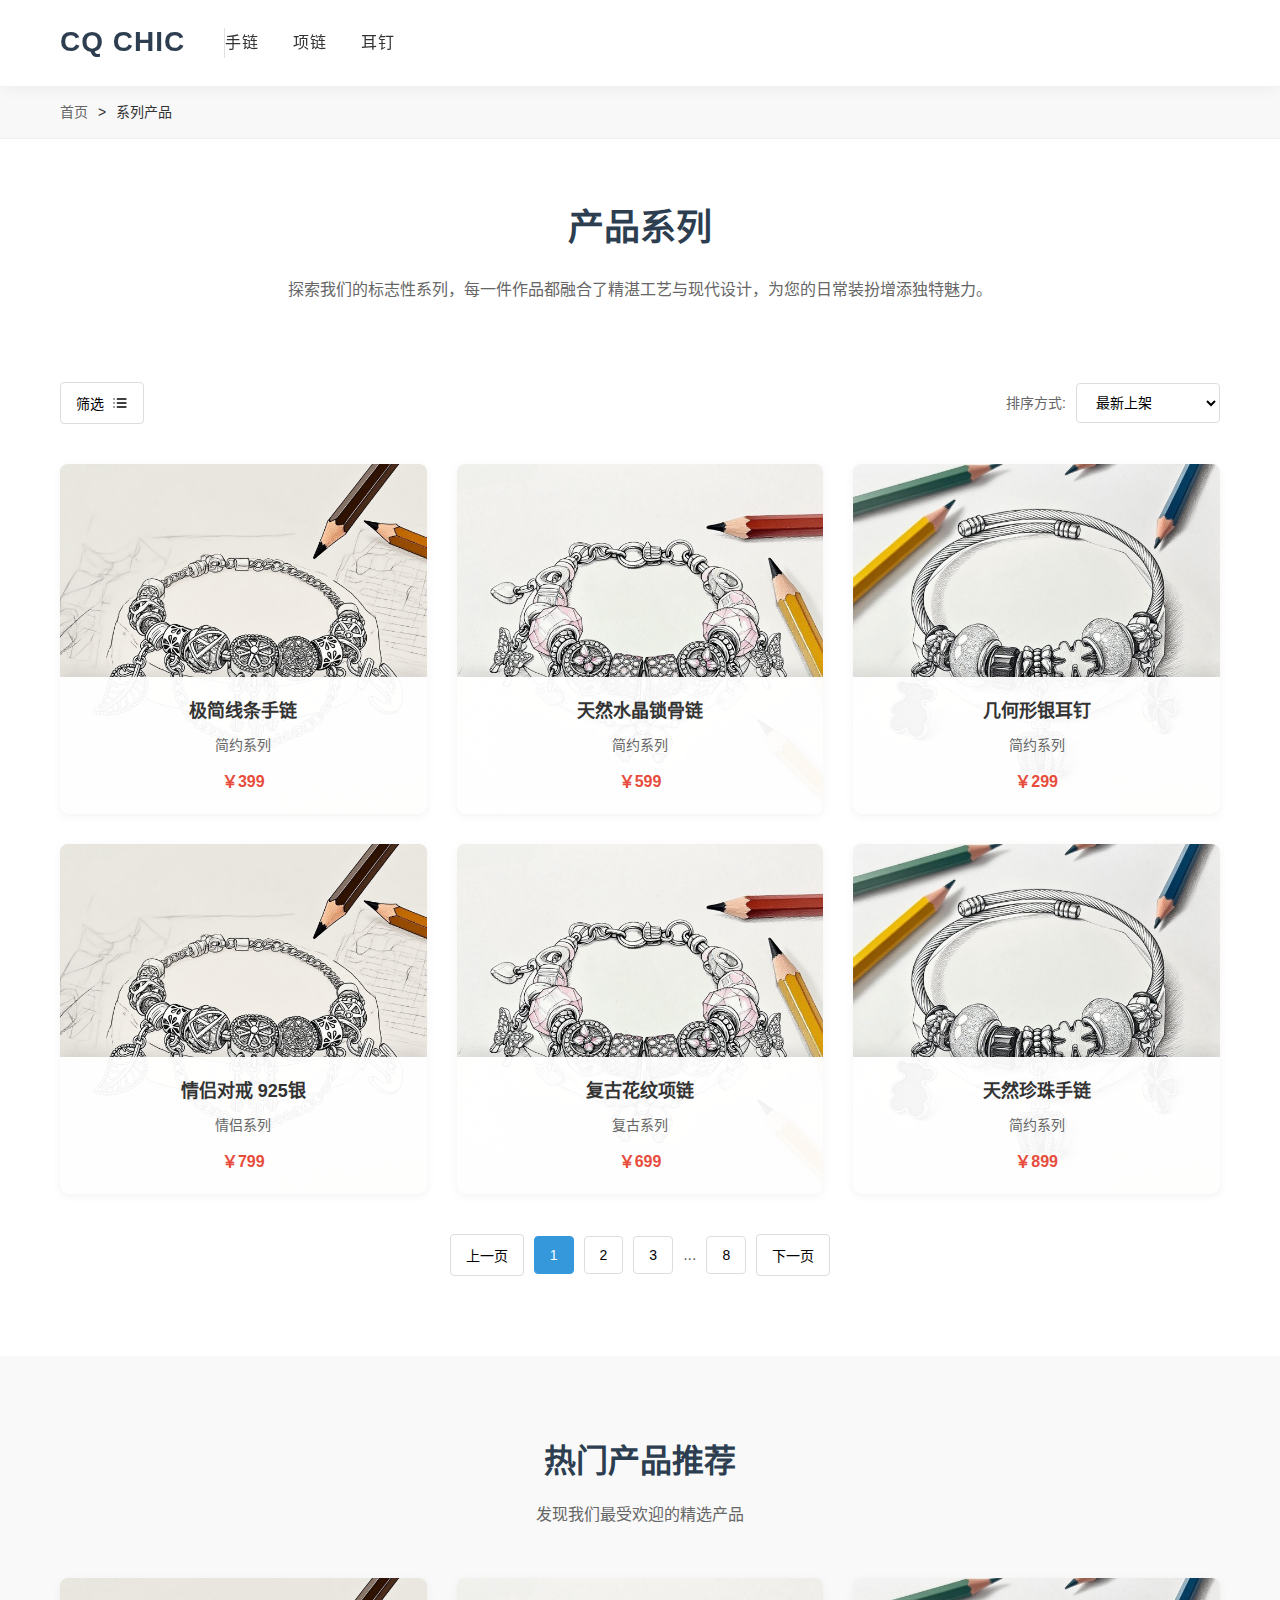
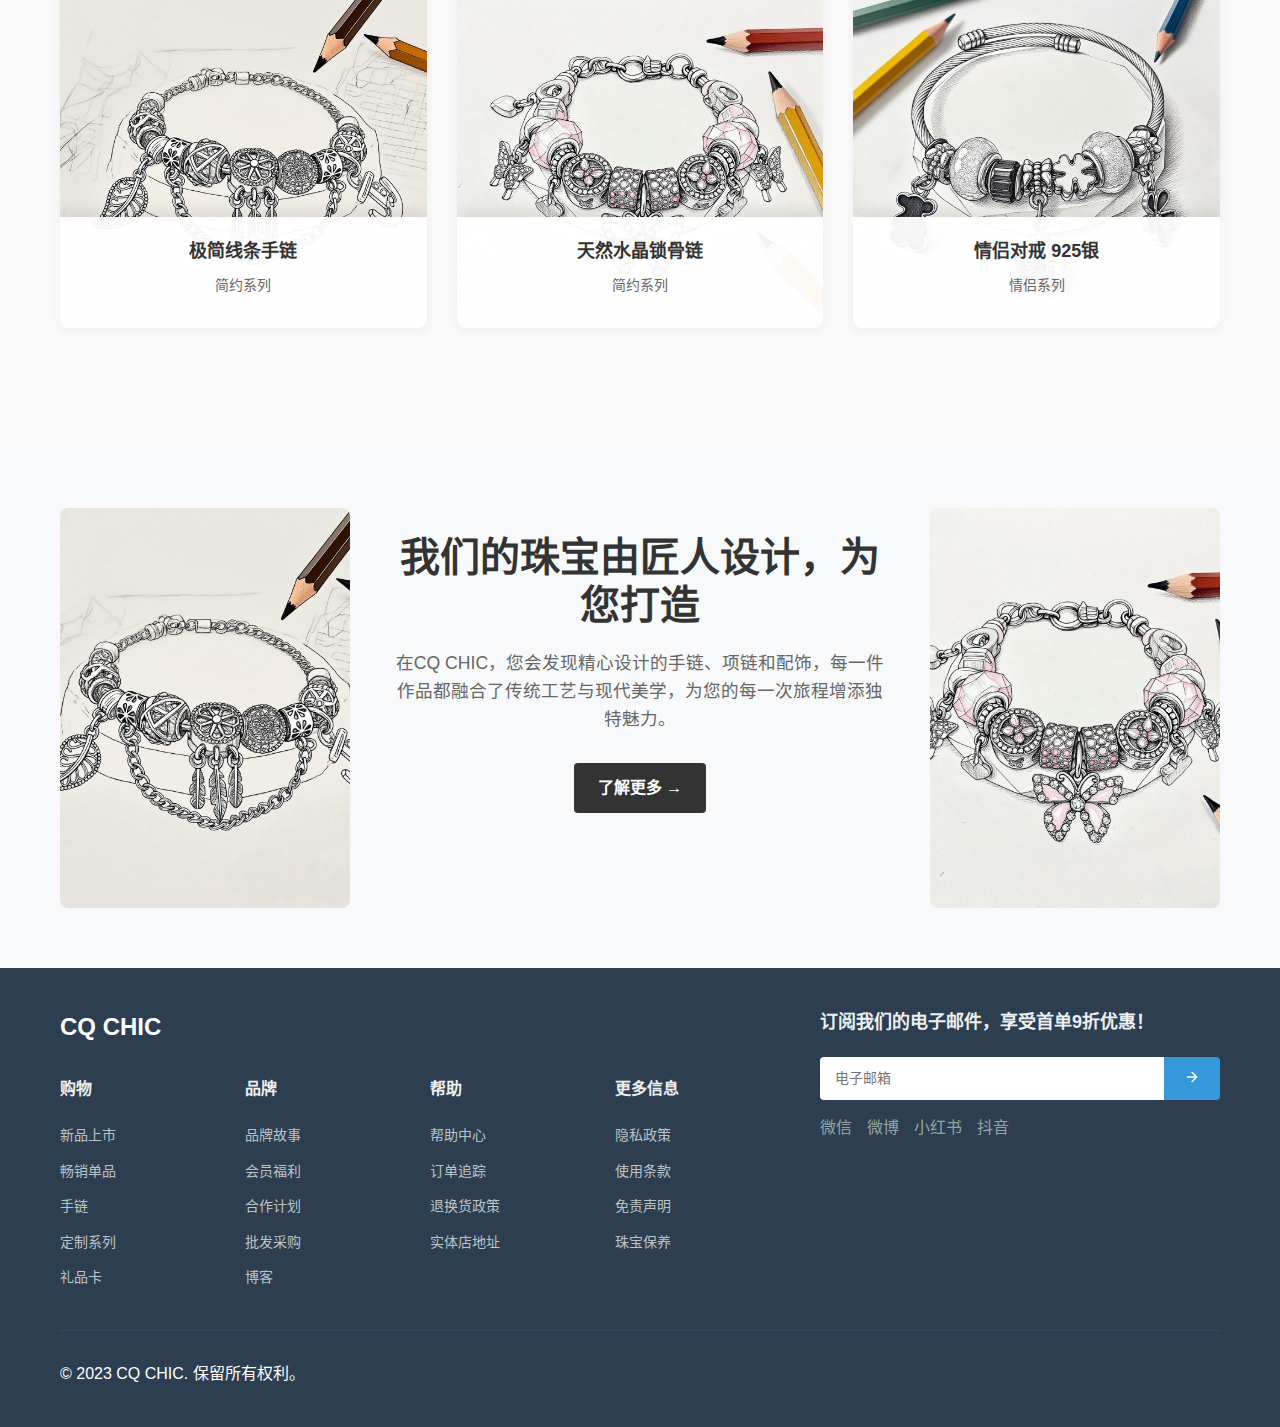
<file: series.html>
<!DOCTYPE html>
<html lang="zh-CN">
<head>
    <meta charset="UTF-8">
    <meta name="viewport" content="width=device-width, initial-scale=1.0">
    <title>系列产品 - CQ CHIC</title>
    <link rel="stylesheet" href="css/styles.css">
</head>
<body>
    <header>
        <div class="container">
            <a href="index.html" class="logo">CQ CHIC</a>
            <nav>
                <ul>
                    <li class="dropdown">
                        <a href="index.html" class="nav-link dropdown-toggle">手链</a>
                        <div class="dropdown-menu">
                            <div class="dropdown-menu-inner">
                                <div class="dropdown-column">
                                    <div class="dropdown-title">手链分类</div>
                                    <ul>
                                        <li><a href="series.html" class="dropdown-item">水晶手链</a></li>
                                        <li><a href="series.html" class="dropdown-item">珍珠手链</a></li>
                                        <li><a href="series.html" class="dropdown-item">金手链</a></li>
                                        <li><a href="series.html" class="dropdown-item">银手链</a></li>
                                    </ul>
                                </div>
                                <div class="dropdown-column">
                                    <div class="dropdown-title">热门系列</div>
                                    <ul>
                                        <li><a href="series.html" class="dropdown-item">简约系列</a></li>
                                        <li><a href="series.html" class="dropdown-item">复古系列</a></li>
                                        <li><a href="series.html" class="dropdown-item">情侣系列</a></li>
                                        <li><a href="series.html" class="dropdown-item">定制系列</a></li>
                                    </ul>
                                </div>
                            </div>
                        </div>
                    </li>
                    <li class="dropdown">
                        <a href="index.html" class="nav-link dropdown-toggle">项链</a>
                        <div class="dropdown-menu">
                            <div class="dropdown-menu-inner">
                                <div class="dropdown-column">
                                    <div class="dropdown-title">项链分类</div>
                                    <ul>
                                        <li><a href="#" class="dropdown-item">吊坠项链</a></li>
                                        <li><a href="#" class="dropdown-item">锁骨链</a></li>
                                        <li><a href="#" class="dropdown-item">珍珠项链</a></li>
                                        <li><a href="#" class="dropdown-item">宝石项链</a></li>
                                    </ul>
                                </div>
                                <div class="dropdown-column">
                                    <div class="dropdown-title">热门系列</div>
                                    <ul>
                                        <li><a href="series.html" class="dropdown-item">简约系列</a></li>
                                        <li><a href="series.html" class="dropdown-item">复古系列</a></li>
                                        <li><a href="series.html" class="dropdown-item">情侣系列</a></li>
                                        <li><a href="series.html" class="dropdown-item">定制系列</a></li>
                                    </ul>
                                </div>
                            </div>
                        </div>
                    </li>
                    <li><a href="index.html" class="nav-link">耳钉</a></li>
                </ul>
            </nav>
        </div>
    </header>
    
    <!-- 面包屑导航 -->
    <section class="breadcrumb">
        <div class="container">
            <ul class="breadcrumb-list">
                <li><a href="index.html">首页</a></li>
                <li>&gt;</li>
                <li>系列产品</li>
            </ul>
        </div>
    </section>
    
    <!-- 系列标题区域 -->
    <section class="collection-header">
        <div class="container">
            <h1 class="collection-title">产品系列</h1>
            <p class="collection-description">探索我们的标志性系列，每一件作品都融合了精湛工艺与现代设计，为您的日常装扮增添独特魅力。</p>
        </div>
    </section>
    
    <!-- 主内容区域 -->
    <section class="collection-content">
        <div class="container">
            <!-- 筛选和排序 -->
            <div class="collection-controls">
                <!-- 筛选栏 -->
                <div class="filter-section">
                    <button class="filter-toggle">筛选 <i class="filter-icon"></i></button>
                    <div class="filter-dropdown">
                        <!-- 类别筛选 -->
                        <div class="filter-group">
                            <h4>类别</h4>
                            <ul>
                                <li><label><input type="checkbox" checked> 手链</label></li>
                                <li><label><input type="checkbox" checked> 项链</label></li>
                                <li><label><input type="checkbox" checked> 耳钉</label></li>
                                <li><label><input type="checkbox" checked> 戒指</label></li>
                            </ul>
                        </div>
                        
                        <!-- 材质筛选 -->
                        <div class="filter-group">
                            <h4>材质</h4>
                            <ul>
                                <li><label><input type="checkbox" checked> 925银</label></li>
                                <li><label><input type="checkbox" checked> 18K金</label></li>
                                <li><label><input type="checkbox" checked> 水晶</label></li>
                                <li><label><input type="checkbox" checked> 珍珠</label></li>
                            </ul>
                        </div>
                        
                        <!-- 价格筛选 -->
                        <div class="filter-group">
                            <h4>价格区间</h4>
                            <ul>
                                <li><label><input type="checkbox" checked> ￥100-￥500</label></li>
                                <li><label><input type="checkbox" checked> ￥500-￥1000</label></li>
                                <li><label><input type="checkbox" checked> ￥1000-￥2000</label></li>
                                <li><label><input type="checkbox" checked> ￥2000以上</label></li>
                            </ul>
                        </div>
                        
                        <!-- 筛选按钮 -->
                        <div class="filter-actions">
                            <button class="filter-apply">应用筛选</button>
                            <button class="filter-reset">重置</button>
                        </div>
                    </div>
                </div>
                
                <!-- 排序选项 -->
                <div class="sort-section">
                    <label for="sort">排序方式:</label>
                    <select id="sort">
                        <option value="newest">最新上架</option>
                        <option value="popular">最受欢迎</option>
                        <option value="price-low">价格: 从低到高</option>
                        <option value="price-high">价格: 从高到低</option>
                    </select>
                </div>
            </div>
            
            <!-- 产品网格 -->
            <div class="product-grid">
                <!-- 产品卡片 1 -->
                <div class="product-card">
                    <div class="product-image-container">
                        <img src="images/5059.jpg" alt="简约系列手链" class="product-image">
                        <div class="product-overlay">
                            <a href="product-detail.html" class="quick-view">快速查看</a>
                        </div>
                        <div class="product-info">
                            <h3 class="product-name">极简线条手链</h3>
                            <p class="product-collection">简约系列</p>
                            <div class="product-price">￥399</div>
                        </div>
                    </div>
                </div>
                
                <!-- 产品卡片 2 -->
                <div class="product-card">
                    <div class="product-image-container">
                        <img src="images/5155.jpg" alt="水晶项链" class="product-image">
                        <div class="product-overlay">
                            <a href="product-detail.html" class="quick-view">快速查看</a>
                        </div>
                        <div class="product-info">
                            <h3 class="product-name">天然水晶锁骨链</h3>
                            <p class="product-collection">简约系列</p>
                            <div class="product-price">￥599</div>
                        </div>
                    </div>
                </div>
                
                <!-- 产品卡片 3 -->
                <div class="product-card">
                    <div class="product-image-container">
                        <img src="images/5215.jpg" alt="银耳钉" class="product-image">
                        <div class="product-overlay">
                            <a href="product-detail.html" class="quick-view">快速查看</a>
                        </div>
                        <div class="product-info">
                            <h3 class="product-name">几何形银耳钉</h3>
                            <p class="product-collection">简约系列</p>
                            <div class="product-price">￥299</div>
                        </div>
                    </div>
                </div>
                
                <!-- 产品卡片 4 -->
                <div class="product-card">
                    <div class="product-image-container">
                        <img src="images/5059.jpg" alt="情侣对戒" class="product-image">
                        <div class="product-overlay">
                            <a href="product-detail.html" class="quick-view">快速查看</a>
                        </div>
                        <div class="product-info">
                            <h3 class="product-name">情侣对戒 925银</h3>
                            <p class="product-collection">情侣系列</p>
                            <div class="product-price">￥799</div>
                        </div>
                    </div>
                </div>
                
                <!-- 产品卡片 5 -->
                <div class="product-card">
                    <div class="product-image-container">
                        <img src="images/5155.jpg" alt="复古项链" class="product-image">
                        <div class="product-overlay">
                            <button class="quick-view">快速查看</button>
                        </div>
                        <div class="product-info">
                            <h3 class="product-name">复古花纹项链</h3>
                            <p class="product-collection">复古系列</p>
                            <div class="product-price">￥699</div>
                        </div>
                    </div>
                </div>
                
                <!-- 产品卡片 6 -->
                <div class="product-card">
                    <div class="product-image-container">
                        <img src="images/5215.jpg" alt="珍珠手链" class="product-image">
                        <div class="product-overlay">
                            <a href="product-detail.html" class="quick-view">快速查看</a>
                        </div>
                        <div class="product-info">
                            <h3 class="product-name">天然珍珠手链</h3>
                            <p class="product-collection">简约系列</p>
                            <div class="product-price">￥899</div>
                        </div>
                    </div>
                </div>
            </div>
            
            <!-- 分页 -->
            <div class="pagination">
                <button class="page-btn prev">上一页</button>
                <button class="page-btn active">1</button>
                <button class="page-btn">2</button>
                <button class="page-btn">3</button>
                <span>...</span>
                <button class="page-btn">8</button>
                <button class="page-btn next">下一页</button>
            </div>
        </div>
    </section>
    
    <!-- 热门产品推荐 -->
    <section class="featured-products">
        <div class="container">
            <div class="section-header">
                <h2>热门产品推荐</h2>
                <p>发现我们最受欢迎的精选产品</p>
            </div>
            
            <div class="product-grid">
                <!-- 热门产品卡片 1 -->
                <div class="product-card featured-product">
                    <div class="product-image-container">
                        <img src="images/5059.jpg" alt="极简线条手链" class="product-image primary-image">
                        <img src="images/5155.jpg" alt="极简线条手链细节" class="product-image secondary-image">
                        <div class="product-info">
                            <h3 class="product-name">极简线条手链</h3>
                            <p class="product-collection">简约系列</p>
                        </div>
                    </div>
                </div>
                
                <!-- 热门产品卡片 2 -->
                <div class="product-card featured-product">
                    <div class="product-image-container">
                        <img src="images/5155.jpg" alt="天然水晶锁骨链" class="product-image primary-image">
                        <img src="images/5215.jpg" alt="天然水晶锁骨链细节" class="product-image secondary-image">
                        <div class="product-info">
                            <h3 class="product-name">天然水晶锁骨链</h3>
                            <p class="product-collection">简约系列</p>
                        </div>
                    </div>
                </div>
                
                <!-- 热门产品卡片 3 -->
                <div class="product-card featured-product">
                    <div class="product-image-container">
                        <img src="images/5215.jpg" alt="情侣对戒" class="product-image primary-image">
                        <img src="images/5059.jpg" alt="情侣对戒细节" class="product-image secondary-image">
                        <div class="product-info">
                            <h3 class="product-name">情侣对戒 925银</h3>
                            <p class="product-collection">情侣系列</p>
                        </div>
                    </div>
                </div>
            </div>
        </div>
    </section>
    
    <!-- 品牌故事横幅 -->
    <section class="brand-banner">
        <div class="brand-banner-inner">
            <div class="banner-image-left">
                <img src="images/5059.jpg" alt="珠宝展示">
            </div>           
            <div class="banner-content">
                <h2>我们的珠宝由匠人设计，为您打造</h2>
                <p>在CQ CHIC，您会发现精心设计的手链、项链和配饰，每一件作品都融合了传统工艺与现代美学，为您的每一次旅程增添独特魅力。</p>
                <a href="#" class="btn btn-primary">了解更多 →</a>
            </div>
            <div class="banner-image-right">
                <img src="images/5155.jpg" alt="珠宝展示">
            </div>
        </div>
    </section>
    
    <!-- 页脚 -->
    <footer>
        <div class="container">
            <div class="footer-content">
                <div class="footer-left">
                    <div class="footer-logo">
                        <h2>CQ CHIC</h2>
                    </div>
                    
                    <div class="footer-nav">
                        <div class="footer-column">
                            <h3>购物</h3>
                            <ul>
                                <li><a href="#">新品上市</a></li>
                                <li><a href="#">畅销单品</a></li>
                                <li><a href="#">手链</a></li>
                                <li><a href="#">定制系列</a></li>
                                <li><a href="#">礼品卡</a></li>
                            </ul>
                        </div>
                        
                        <div class="footer-column">
                            <h3>品牌</h3>
                            <ul>
                                <li><a href="brand-story.html">品牌故事</a></li>
                                <li><a href="#">会员福利</a></li>
                                <li><a href="#">合作计划</a></li>
                                <li><a href="#">批发采购</a></li>
                                <li><a href="#">博客</a></li>
                            </ul>
                        </div>
                        
                        <div class="footer-column">
                            <h3>帮助</h3>
                            <ul>
                                <li><a href="#">帮助中心</a></li>
                                <li><a href="#">订单追踪</a></li>
                                <li><a href="#">退换货政策</a></li>
                                <li><a href="#">实体店地址</a></li>
                            </ul>
                        </div>
                        
                        <div class="footer-column">
                            <h3>更多信息</h3>
                            <ul>
                                <li><a href="#">隐私政策</a></li>
                                <li><a href="#">使用条款</a></li>
                                <li><a href="#">免责声明</a></li>
                                <li><a href="#">珠宝保养</a></li>
                            </ul>
                        </div>
                    </div>
                </div>
                
                <div class="footer-right">
                    <div class="subscribe-section">
                        <h3>订阅我们的电子邮件，享受首单9折优惠！</h3>
                        <form class="subscribe-form">
                            <input type="email" placeholder="电子邮箱" required>
                            <button type="submit">
                                <svg width="16" height="16" viewBox="0 0 24 24" fill="none" xmlns="http://www.w3.org/2000/svg">
                                    <path d="M5 12H19M19 12L12 5M19 12L12 19" stroke="currentColor" stroke-width="2" stroke-linecap="round" stroke-linejoin="round"/>
                                </svg>
                            </button>
                        </form>
                        
                        <div class="footer-social">
                            <a href="#" class="social-icon">微信</a>
                            <a href="#" class="social-icon">微博</a>
                            <a href="#" class="social-icon">小红书</a>
                            <a href="#" class="social-icon">抖音</a>
                        </div>
                    </div>
                </div>
            </div>
            
            <div class="footer-bottom">
                <p>© 2023 CQ CHIC. 保留所有权利。</p>
            </div>
        </div>
    </footer>

    <script src="js/script.js"></script>
</body>
</html>
</file>
<file: css/styles.css>
/* 全局样式 */
* {
    margin: 0;
    padding: 0;
    box-sizing: border-box;
}

body {
    font-family: 'Microsoft YaHei', 'PingFang SC', Arial, sans-serif;
    line-height: 1.6;
    color: #333;
    background-color: #f5f5f5;
}

.container {
    max-width: 1200px;
    margin: 0 auto;
    padding: 0 20px;
}

/* 头部样式 */
header {
    background-color: #fff;
    box-shadow: 0 2px 15px rgba(0, 0, 0, 0.05);
    position: sticky;
    top: 0;
    z-index: 1000;
    transition: all 0.3s ease;
}

header.scrolled {
    box-shadow: 0 4px 20px rgba(0, 0, 0, 0.1);
    padding: 5px 0;
}

header .container {
    display: flex;
    justify-content: flex-start;
    align-items: center;
    padding: 20px;
}

.logo {
    font-size: 28px;
    font-weight: 800;
    color: #2c3e50;
    padding-right: 40px;
    text-decoration: none;
    letter-spacing: 1px;
    transition: all 0.3s ease;
    position: relative;
}

.logo::after {
    content: '';
    position: absolute;
    right: 0;
    top: 50%;
    transform: translateY(-50%);
    width: 1px;
    height: 30px;
    background-color: #e0e0e0;
}

nav ul {
    display: flex;
    list-style: none;
}

nav ul li {
    margin-left: 0;
    margin-right: 35px;
    position: relative;
}

.nav-link {
    text-decoration: none;
    color: #333;
    font-weight: 500;
    position: relative;
    transition: color 0.3s ease;
    display: block;
    padding: 10px 0;
    font-size: 16px;
    letter-spacing: 0.5px;
}

/* 下拉菜单样式 */
.dropdown {
    position: relative;
}

.dropdown-menu {
    display: none;
    position: fixed;
    left: 0;
    right: 0;
    background-color: #fff;
    border-radius: 0;
    padding: 0;
    z-index: 1001;
    margin-top: 0;
    box-shadow: 0 8px 16px rgba(0, 0, 0, 0.1);
    border-top: 1px solid #eee;
}

.dropdown:hover .dropdown-menu {
    display: block;
}

.dropdown-menu-inner {
    display: flex;
    flex-wrap: wrap;
    max-width: 1200px;
    margin: 0 auto;
    padding: 30px 20px;
}

.dropdown-column {
    flex: 0 0 200px;
    margin-right: 60px;
    margin-bottom: 20px;
}

.dropdown-title {
    font-size: 12px;
    font-weight: 600;
    color: #000;
    text-transform: uppercase;
    letter-spacing: 1px;
    margin-bottom: 15px;
    padding: 0;
}

.dropdown-column ul {
    list-style: none;
    padding: 0;
    margin: 0;
}

.dropdown-item {
    display: block;
    padding: 6px 0;
    color: #333;
    text-decoration: none;
    transition: all 0.2s ease;
    font-size: 14px;
}

.dropdown-item:hover {
    color: #3498db;
    padding-left: 0;
}

.nav-link:hover {
    color: #3498db;
}

.nav-link::after {
    content: '';
    position: absolute;
    bottom: -5px;
    left: 0;
    width: 0;
    height: 2px;
    background-color: #3498db;
    transition: width 0.3s ease;
}

.nav-link:hover::after {
    width: 100%;
}

/* HERO区域 */
.hero {
    padding: 120px 0 80px;
    text-align: center;
    position: relative;
    overflow: hidden;
    background: linear-gradient(135deg, #f5f7fa 0%, #c3cfe2 100%);
}

.hero::before {
    content: '';
    position: absolute;
    top: 0;
    left: 0;
    right: 0;
    bottom: 0;
    background: radial-gradient(circle at 50% 50%, rgba(255, 255, 255, 0.8) 0%, rgba(255, 255, 255, 0) 70%);
    z-index: 1;
}

.hero-image {
    max-width: 100%;
    height: auto;
    max-height: 500px;
    object-fit: contain;
    margin: 0 auto;
    border-radius: 15px;
    box-shadow: 0 20px 40px rgba(0, 0, 0, 0.15);
    position: relative;
    z-index: 2;
    transition: transform 0.5s ease;
}

.hero:hover .hero-image {
    transform: translateY(-10px) scale(1.02);
}

.hero h1 {
    font-size: 48px;
    margin-bottom: 20px;
    font-weight: 700;
}

.hero p {
    font-size: 18px;
    margin-bottom: 30px;
    max-width: 800px;
    margin-left: auto;
    margin-right: auto;
}

.btn {
    display: inline-block;
    background-color: #fff;
    color: #667eea;
    padding: 12px 30px;
    border-radius: 50px;
    text-decoration: none;
    font-weight: 600;
    transition: all 0.3s ease;
    border: 2px solid #fff;
}

.btn:hover {
    background-color: transparent;
    color: #fff;
    transform: translateY(-3px);
    box-shadow: 0 10px 20px rgba(0, 0, 0, 0.1);
}

/* 关于我们区域 */
.about {
    padding: 80px 0;
    background-color: #fff;
}

.section-title {
    text-align: center;
    font-size: 32px;
    margin-bottom: 40px;
    color: #2c3e50;
    position: relative;
}

.section-title::after {
    content: '';
    position: absolute;
    bottom: -10px;
    left: 50%;
    transform: translateX(-50%);
    width: 60px;
    height: 3px;
}

/* 分类网格布局 */
.category-title {
    text-align: center;
    font-size: 32px;
    font-weight: 600;
    color: #333;
    margin-bottom: 40px;
    text-transform: uppercase;
    letter-spacing: 2px;
}
.category-grid {
    display: flex;
    gap: 20px;
    max-width: 1200px;
    margin: 0 auto;
    height: 600px;
}
/* 左边容器：垂直排列第1和第2个元素 */
.category-left {
    display: flex;
    flex-direction: column;
    gap: 20px;
    width: 500px;
    height: 600px;
}
/* 右边容器：2x2网格排列第3-6个元素 */
.category-right {
    display: grid;
    grid-template-columns: 1fr 1fr;
    grid-template-rows: 1fr 1fr;
    gap: 20px;
    width: 600px;
    height: 600px;
}
.category-item {
    position: relative;
    overflow: hidden;
}

.category-image {
    width: 100%;
    height: 100%;
    display: block;
}

.category-image img {
    width: 100%;
    height: 100%;
    object-fit: cover;
    transition: transform 0.3s ease;
}

.category-item:hover .category-image img {
    transform: scale(1.05);
}

.category-name {
    position: absolute;
    bottom: 20px;
    left: 0;
    width: 100%;
    text-align: center;
    font-size: 18px;
    font-weight: 600;
    color: #fff;
    text-transform: uppercase;
    letter-spacing: 1px;
    text-shadow: 0 2px 4px rgba(0, 0, 0, 0.5);
}

/* 服务区域 */
.services {
    padding: 80px 0;
    background-color: #f9f9f9;
    position: relative;
    overflow: hidden;
}

.services::before {
    content: '';
    position: absolute;
    top: 0;
    left: 0;
    right: 0;
    height: 5px;
    background: linear-gradient(90deg, #3498db, #9b59b6);
}

.services-content {
    display: flex;
    flex-wrap: wrap;
    align-items: center;
    gap: 60px;
    position: relative;
    z-index: 1;
}

/* 服务卡片选中状态 */
.service-card.selected {
    background-color: #3498db;
    border-color: #3498db;
    color: white;
    box-shadow: 0 10px 25px rgba(52, 152, 219, 0.3);
}

.services-image {
    flex: 1;
    min-width: 300px;
    position: relative;
    border-radius: 15px;
    overflow: hidden;
    box-shadow: 0 20px 40px rgba(0, 0, 0, 0.1);
}

.services-image img {
    width: 100%;
    height: auto;
    display: block;
    transition: transform 0.5s ease;
}

.services-image:hover img {
    transform: scale(1.03);
}

.services-details {
    flex: 1;
    min-width: 300px;
}

.section-subtitle {
    font-size: 20px;
    color: #666;
    margin-bottom: 30px;
    font-weight: normal;
}

.services-grid {
    display: grid;
    grid-template-columns: repeat(4, 1fr);
    gap: 15px;
    margin-top: 30px;
}

.service-card {
    background-color: white;
    border: 1px solid #f0f0f0;
    padding: 25px 20px;
    border-radius: 10px;
    transition: all 0.3s ease;
    cursor: pointer;
    text-align: center;
    position: relative;
    overflow: hidden;
}

.service-card::before {
    content: '';
    position: absolute;
    top: 0;
    left: 0;
    width: 100%;
    height: 3px;
    background: linear-gradient(90deg, #3498db, #9b59b6);
    transform: scaleX(0);
    transition: transform 0.3s ease;
}

.service-card:hover {
    transform: translateY(-5px);
    box-shadow: 0 15px 30px rgba(0, 0, 0, 0.08);
    border-color: #3498db;
}

.service-card:hover::before {
    transform: scaleX(1);
}

.service-card.selected h4 {
    color: white;
}

.service-icon {
    font-size: 24px;
    margin-bottom: 15px;
    color: #3498db;
}

.service-card h4 {
    font-size: 16px;
    font-weight: 600;
    margin-bottom: 10px;
    color: #2c3e50;
    transition: color 0.3s ease;
}

/* 促销横幅 */
.promotion-banner {
    position: relative;
    margin: 40px 0;
    overflow: hidden;
    border-radius: 15px;
    box-shadow: 0 15px 30px rgba(0, 0, 0, 0.1);
}

.banner-content {
    position: relative;
    width: 100%;
    height: 350px;
}

.banner-image {
    width: 100%;
    height: 100%;
}

.banner-image img {
    width: 100%;
    height: 100%;
    object-fit: cover;
    transition: transform 0.5s ease;
}

.promotion-banner:hover .banner-image img {
    transform: scale(1.03);
}

.banner-overlay {
    position: absolute;
    bottom: 10%;
    left: 50%;
    transform: translate(-50%, -50%);
    background-color: rgba(255, 255, 255, 0.95);
    padding: 20px 30px;
    border-radius: 15px;
    display: flex;
    align-items: center;
    gap: 25px;
    box-shadow: 0 15px 30px rgba(0, 0, 0, 0.15);
    transition: all 0.3s ease;
}

.promotion-banner:hover .banner-overlay {
    bottom: 15%;
    box-shadow: 0 20px 40px rgba(0, 0, 0, 0.2);
}

.banner-text {
    font-size: 20px;
    color: #333;
    font-weight: 600;
    margin: 0;
    text-transform: uppercase;
    letter-spacing: 1px;
}

.banner-timer {
    display: flex;
    gap: 15px;
}

.timer-item {
    display: flex;
    flex-direction: column;
    align-items: center;
    background-color: #3498db;
    color: white;
    padding: 10px 15px;
    border-radius: 8px;
    min-width: 60px;
    box-shadow: 0 5px 15px rgba(52, 152, 219, 0.3);
}

.timer-value {
    font-size: 24px;
    font-weight: bold;
    line-height: 1;
}

.timer-label {
    font-size: 12px;
    margin-top: 5px;
    text-transform: uppercase;
}

/* 热门产品推荐区域 */
.featured-products {
    padding: 80px 0;
    background-color: #f9f9f9;
}

.featured-products .section-header {
    text-align: center;
    margin-bottom: 50px;
}

.featured-products .section-header h2 {
    font-size: 32px;
    font-weight: 700;
    color: #2c3e50;
    margin-bottom: 15px;
}

.featured-products .section-header p {
    font-size: 16px;
    color: #666;
    max-width: 600px;
    margin: 0 auto;
}

.featured-products .product-grid {
    margin-bottom: 40px;
}

.view-more-container {
    text-align: center;
    margin-top: 30px;
}

.view-more-link {
    display: inline-block;
    color: #3498db;
    font-size: 16px;
    font-weight: 600;
    text-decoration: none;
    padding: 12px 24px;
    border: 2px solid #3498db;
    border-radius: 4px;
    transition: all 0.3s ease;
}

.view-more-link:hover {
    background-color: #3498db;
    color: white;
}

/* 响应式设计 - 热门产品推荐 */
@media (max-width: 992px) {
    .featured-products {
        padding: 60px 0;
    }
    
    .featured-products .section-header h2 {
        font-size: 28px;
    }
}

@media (max-width: 768px) {
    .featured-products {
        padding: 40px 0;
    }
    
    .featured-products .section-header h2 {
        font-size: 24px;
    }
    
    .view-more-link {
        padding: 10px 20px;
        font-size: 14px;
    }
}

@media (max-width: 480px) {
    .featured-products .section-header {
        margin-bottom: 30px;
    }
    
    .featured-products .section-header h2 {
        font-size: 20px;
    }
    
    .featured-products .section-header p {
        font-size: 14px;
    }
}

/* 品牌故事横幅 */
.brand-banner {
    background-color: #f8f9fa;
    padding: 60px 0;
    position: relative;
    overflow: hidden;
}

.brand-banner-inner {
    display: grid;
    grid-template-columns: 1fr auto 1fr;
    align-items: center;
    gap: 40px;
    max-width: 1200px;
    margin: 0 auto;
    padding: 0 20px;
    position: relative;
}

.banner-image-left, .banner-image-right {
    position: relative;
    width: 100%;
    max-width: 300px;
    height: 400px;
    overflow: hidden;
    border-radius: 8px;
}

.banner-image-left img, .banner-image-right img {
    width: 100%;
    height: 100%;
    object-fit: cover;
    transition: transform 0.3s ease;
}

.banner-image-left:hover img, .banner-image-right:hover img {
    transform: scale(1.05);
}

.banner-content {
    text-align: center;
    z-index: 1;
    max-width: 500px;
    margin: 0 auto;
}

.banner-content h2 {
    font-size: 2.5rem;
    margin-bottom: 20px;
    line-height: 1.2;
    color: #333;
}

.banner-content p {
    font-size: 1.1rem;
    margin-bottom: 30px;
    line-height: 1.6;
    color: #666;
}

.banner-content .btn {
    font-size: 1rem;
    padding: 12px 24px;
    background-color: #333;
    color: white;
    border: none;
    border-radius: 4px;
    text-decoration: none;
    cursor: pointer;
    transition: background-color 0.3s ease;
}

.banner-content .btn:hover {
    background-color: #555;
}

/* 响应式设计 - 品牌故事横幅 */
@media (max-width: 992px) {
    .brand-banner-inner {
        grid-template-columns: 1fr;
        gap: 30px;
    }
    
    .banner-image-left, .banner-image-right {
        max-width: 100%;
        height: 300px;
    }
    
    .banner-content h2 {
        font-size: 2rem;
    }
}

@media (max-width: 768px) {
    .brand-banner {
        padding: 40px 0;
    }
    
    .banner-image-left, .banner-image-right {
        height: 250px;
    }
    
    .banner-content h2 {
        font-size: 1.8rem;
    }
    
    .banner-content p {
        font-size: 1rem;
    }
}

@media (max-width: 480px) {
    .brand-banner-inner {
        padding: 0 15px;
    }
    
    .banner-image-left, .banner-image-right {
        height: 200px;
    }
    
    .banner-content h2 {
        font-size: 1.5rem;
    }
    
    .banner-content .btn {
        padding: 10px 20px;
        font-size: 0.9rem;
    }
}

/* 评价轮播区域 */
.testimonials {
    padding: 80px 0;
    background-color: #fff;
    text-align: center;
}

.rating-summary {
    margin-bottom: 40px;
}

.stars {
    font-size: 32px;
    color: #FFD700;
    margin-bottom: 10px;
}

.rating-count {
    font-size: 18px;
    color: #555;
    margin-bottom: 5px;
}

.testimonial-slider {
    max-width: 1200px;
    margin: 0 auto;
    overflow: hidden;
}

.testimonial-slide {
    display: none;
}

.testimonial-slide.active {
    display: block;
}

.testimonial-content {
    display: flex;
    align-items: center;
    justify-content: center;
}

.testimonial-images {
    display: flex;
    align-items: center;
    gap: 30px;
    width: 100%;
}

.testimonial-img {
    width: 25%;
    height: auto;
    object-fit: cover;
    border-radius: 10px;
    box-shadow: 0 4px 12px rgba(0, 0, 0, 0.1);
    transition: transform 0.3s ease;
}

.testimonial-img:hover {
    transform: scale(1.05);
}

.testimonial-text-box {
    width: 45%;
    background-color: #fff;
    padding: 40px;
    border-radius: 15px;
    box-shadow: 0 10px 30px rgba(0, 0, 0, 0.08);
    border: 1px solid #f0f0f0;
}

.testimonial-quote {
    font-size: 18px;
    line-height: 1.8;
    color: #555;
    margin-bottom: 20px;
    font-style: italic;
}

.testimonial-quote-chinese {
    font-size: 16px;
    line-height: 1.8;
    color: #333;
    margin-bottom: 20px;
}

.testimonial-author {
    font-size: 16px;
    font-weight: 600;
    color: #2c3e50;
}

/* 轮播控件样式 */
.slider-controls {
    display: flex;
    justify-content: center;
    align-items: center;
    gap: 20px;
    margin-top: 40px;
    padding: 0 20px;
}

.slider-prev,
.slider-next {
    background-color: white;
    color: #333;
    border: 2px solid #e0e0e0;
    width: 50px;
    height: 50px;
    border-radius: 50%;
    font-size: 20px;
    font-weight: bold;
    cursor: pointer;
    transition: all 0.3s ease;
    display: flex;
    align-items: center;
    justify-content: center;
    outline: none;
    box-shadow: 0 2px 5px rgba(0, 0, 0, 0.1);
}

.slider-prev:hover,
.slider-next:hover {
    background-color: #3498db;
    color: white;
    border-color: #3498db;
    transform: translateY(-2px);
    box-shadow: 0 5px 15px rgba(52, 152, 219, 0.3);
}

.slider-prev:active,
.slider-next:active {
    transform: translateY(0);
}

.slider-dots {
    display: flex;
    gap: 10px;
    align-items: center;
}

.dot {
    width: 12px;
    height: 12px;
    background-color: #e0e0e0;
    border-radius: 50%;
    cursor: pointer;
    transition: all 0.3s ease;
    position: relative;
}

.dot:hover {
    background-color: #bdc3c7;
    transform: scale(1.2);
}

.dot.active {
    background-color: #3498db;
    width: 30px;
    border-radius: 6px;
}

/* 系列页面样式 - 面包屑导航 */
.breadcrumb {
    background-color: #f8f8f8;
    padding: 15px 0;
    border-bottom: 1px solid #eee;
}

.breadcrumb-list {
    display: flex;
    list-style: none;
    font-size: 14px;
}

.breadcrumb-list li {
    margin-right: 10px;
}

.breadcrumb-list li a {
    color: #666;
    text-decoration: none;
    transition: color 0.3s ease;
}

.breadcrumb-list li a:hover {
    color: #3498db;
}

/* 系列页面样式 - 系列标题区域 */
.collection-header {
    padding: 60px 0 40px;
    background-color: #fff;
    text-align: center;
}

.collection-title {
    font-size: 36px;
    font-weight: 700;
    color: #2c3e50;
    margin-bottom: 20px;
}

.collection-description {
    font-size: 16px;
    color: #666;
    max-width: 800px;
    margin: 0 auto;
    line-height: 1.6;
}

/* 系列页面样式 - 主内容区域 */
.collection-content {
    padding: 40px 0 80px;
    background-color: #fff;
}

/* 系列页面样式 - 筛选和排序 */
.collection-controls {
    display: flex;
    justify-content: space-between;
    align-items: center;
    margin-bottom: 40px;
    flex-wrap: wrap;
    gap: 20px;
}

/* 筛选栏样式 */
.filter-section {
    position: relative;
}

.filter-toggle {
    display: flex;
    align-items: center;
    gap: 8px;
    background: none;
    border: 1px solid #ddd;
    padding: 10px 15px;
    border-radius: 4px;
    font-size: 14px;
    cursor: pointer;
    transition: all 0.3s ease;
}

.filter-toggle:hover {
    border-color: #3498db;
    color: #3498db;
}

.filter-icon {
    display: inline-block;
    width: 16px;
    height: 16px;
    background-image: url("data:image/svg+xml,%3Csvg xmlns='http://www.w3.org/2000/svg' viewBox='0 0 24 24' fill='none' stroke='currentColor' stroke-width='2' stroke-linecap='round' stroke-linejoin='round'%3E%3Cline x1='8' y1='6' x2='21' y2='6'%3E%3C/line%3E%3Cline x1='8' y1='12' x2='21' y2='12'%3E%3C/line%3E%3Cline x1='8' y1='18' x2='21' y2='18'%3E%3C/line%3E%3Cline x1='3' y1='6' x2='3.01' y2='6'%3E%3C/line%3E%3Cline x1='3' y1='12' x2='3.01' y2='12'%3E%3C/line%3E%3Cline x1='3' y1='18' x2='3.01' y2='18'%3E%3C/line%3E%3C/svg%3E");
    background-size: contain;
    background-repeat: no-repeat;
}

.filter-dropdown {
    display: none;
    position: absolute;
    top: 100%;
    left: 0;
    background-color: #fff;
    border: 1px solid #ddd;
    border-radius: 4px;
    padding: 20px;
    margin-top: 5px;
    box-shadow: 0 5px 15px rgba(0, 0, 0, 0.1);
    z-index: 100;
    width: 300px;
}

.filter-section:hover .filter-dropdown {
    display: block;
}

.filter-group {
    margin-bottom: 20px;
}

.filter-group h4 {
    font-size: 14px;
    font-weight: 600;
    margin-bottom: 10px;
    color: #333;
}

.filter-group ul {
    list-style: none;
}

.filter-group ul li {
    margin-bottom: 8px;
}

.filter-group input[type="checkbox"] {
    margin-right: 8px;
}

.filter-actions {
    display: flex;
    gap: 10px;
    margin-top: 20px;
    padding-top: 20px;
    border-top: 1px solid #eee;
}

.filter-apply {
    background-color: #3498db;
    color: white;
    border: none;
    padding: 10px 20px;
    border-radius: 4px;
    font-size: 14px;
    cursor: pointer;
    transition: background-color 0.3s ease;
}

.filter-apply:hover {
    background-color: #2980b9;
}

.filter-reset {
    background: none;
    border: 1px solid #ddd;
    padding: 10px 20px;
    border-radius: 4px;
    font-size: 14px;
    cursor: pointer;
    transition: all 0.3s ease;
}

.filter-reset:hover {
    border-color: #3498db;
    color: #3498db;
}

/* 排序选项样式 */
.sort-section {
    display: flex;
    align-items: center;
    gap: 10px;
}

.sort-section label {
    font-size: 14px;
    color: #666;
}

.sort-section select {
    padding: 10px 15px;
    border: 1px solid #ddd;
    border-radius: 4px;
    font-size: 14px;
    background-color: #fff;
    cursor: pointer;
    transition: border-color 0.3s ease;
}

.sort-section select:hover {
    border-color: #3498db;
}

/* 显示方式样式 */
.view-section {
    display: flex;
    gap: 5px;
}

.view-toggle {
    background: none;
    border: 1px solid #ddd;
    padding: 10px;
    border-radius: 4px;
    cursor: pointer;
    transition: all 0.3s ease;
}

.view-toggle.active {
    background-color: #3498db;
    border-color: #3498db;
    color: white;
}

.view-toggle:hover:not(.active) {
    border-color: #3498db;
    color: #3498db;
}

.grid-icon {
    display: inline-block;
    width: 16px;
    height: 16px;
    background-image: url("data:image/svg+xml,%3Csvg xmlns='http://www.w3.org/2000/svg' viewBox='0 0 24 24' fill='none' stroke='currentColor' stroke-width='2' stroke-linecap='round' stroke-linejoin='round'%3E%3Crect x='3' y='3' width='7' height='7'%3E%3C/rect%3E%3Crect x='14' y='3' width='7' height='7'%3E%3C/rect%3E%3Crect x='14' y='14' width='7' height='7'%3E%3C/rect%3E%3Crect x='3' y='14' width='7' height='7'%3E%3C/rect%3E%3C/svg%3E");
    background-size: contain;
    background-repeat: no-repeat;
}

.list-icon {
    display: inline-block;
    width: 16px;
    height: 16px;
    background-image: url("data:image/svg+xml,%3Csvg xmlns='http://www.w3.org/2000/svg' viewBox='0 0 24 24' fill='none' stroke='currentColor' stroke-width='2' stroke-linecap='round' stroke-linejoin='round'%3E%3Cline x1='8' y1='6' x2='21' y2='6'%3E%3C/line%3E%3Cline x1='8' y1='12' x2='21' y2='12'%3E%3C/line%3E%3Cline x1='8' y1='18' x2='21' y2='18'%3E%3C/line%3E%3Cline x1='3' y1='6' x2='3.01' y2='6'%3E%3C/line%3E%3Cline x1='3' y1='12' x2='3.01' y2='12'%3E%3C/line%3E%3Cline x1='3' y1='18' x2='3.01' y2='18'%3E%3C/line%3E%3C/svg%3E");
    background-size: contain;
    background-repeat: no-repeat;
}

/* 产品网格样式 */
.product-grid {
    display: grid;
    grid-template-columns: repeat(3, 1fr);
    gap: 30px;
    margin-bottom: 40px;
}

.featured-product .product-image-container {
    position: relative;
    overflow: hidden;
    height: 350px;
}

.featured-product .product-image {
    width: 100%;
    height: 100%;
    object-fit: cover;
    transition: opacity 0.5s ease;
    position: absolute;
    top: 0;
    left: 0;
}

.featured-product .primary-image {
    opacity: 1;
    z-index: 1;
}

.featured-product .secondary-image {
    opacity: 0;
    z-index: 0;
}

.featured-product:hover .primary-image {
    opacity: 0;
    z-index: 0;
}

.featured-product:hover .secondary-image {
    opacity: 1;
    z-index: 1;
}

/* 热门产品信息样式 - 图片上方显示 */
.featured-product .product-info {
    position: absolute;
    bottom: 0;
    left: 0;
    width: 100%;
    padding: 20px;
    background: rgba(255, 255, 255, 0.95);
    box-shadow: 0 -5px 15px rgba(0, 0, 0, 0.1);
    text-align: center;
    z-index: 2;
    transition: all 0.3s ease;
}

/* 热门产品鼠标悬停时的产品信息覆盖效果 */
.featured-product:hover .product-info {
    background: rgba(255, 255, 255, 0.98);
    padding: 25px;
    box-shadow: 0 -5px 20px rgba(0, 0, 0, 0.15);
}

.featured-product .product-name {
    font-size: 18px;
    font-weight: 600;
    color: #333;
    margin-bottom: 8px;
    transition: color 0.3s ease;
}

.featured-product:hover .product-name {
    color: #3498db;
}

.featured-product .product-collection {
    font-size: 14px;
    color: #666;
    margin-bottom: 12px;
    transition: color 0.3s ease;
}

.featured-product:hover .product-collection {
    color: #555;
}

.featured-product .product-price {
    font-size: 16px;
    font-weight: 700;
    color: #e74c3c;
    transition: all 0.3s ease;
}

.featured-product:hover .product-price {
    font-size: 18px;
}

/* 产品卡片样式 */
.product-card {
    background-color: #fff;
    border-radius: 8px;
    overflow: hidden;
    box-shadow: 0 2px 10px rgba(0, 0, 0, 0.05);
    transition: all 0.3s ease;
    height: 350px;
}

.product-card:hover {
    box-shadow: 0 10px 30px rgba(0, 0, 0, 0.1);
    transform: translateY(-5px);
}

.product-image-container {
    position: relative;
    overflow: hidden;
    height: 350px;
}

.product-image {
    width: 100%;
    height: 100%;
    object-fit: cover;
    transition: transform 0.3s ease;
}

.product-card:hover .product-image {
    transform: scale(1.05);
}

.product-overlay {
    position: absolute;
    top: 0;
    left: 0;
    width: 100%;
    height: 100%;
    background-color: rgba(0, 0, 0, 0.3);
    opacity: 0;
    transition: opacity 0.3s ease;
    display: flex;
    flex-direction: column;
    align-items: center;
    gap: 10px;
}

.product-overlay .quick-view, 
.product-overlay .add-to-cart {
    position: relative;
    top: 30%;
}

.product-card:hover .product-overlay {
    opacity: 1;
}

/* 快速查看按钮样式 - 优化适配a标签 */
.quick-view, .add-to-cart {
    background-color: #fff;
    color: #333;
    border: none;
    padding: 12px 24px;
    border-radius: 4px;
    font-size: 14px;
    font-weight: 500;
    cursor: pointer;
    transition: all 0.3s ease;
    width: 80%;
    text-align: center;
    text-decoration: none;
    display: inline-block;
}

.quick-view:hover, .add-to-cart:hover {
    background-color: #3498db;
    color: white;
    transform: translateY(-3px);
    box-shadow: 0 4px 12px rgba(52, 152, 219, 0.3);
}

.quick-view:active, .add-to-cart:active {
    transform: translateY(-1px);
    box-shadow: 0 2px 6px rgba(52, 152, 219, 0.3);
}

/* 产品信息样式 - 图片上方显示 */
.product-info {
    position: absolute;
    bottom: 0;
    left: 0;
    width: 100%;
    padding: 20px;
    background: rgba(255, 255, 255, 0.95);
    box-shadow: 0 -5px 15px rgba(0, 0, 0, 0.1);
    text-align: center;
    z-index: 2;
    transition: all 0.3s ease;
}

/* 鼠标悬停时的产品信息覆盖效果 */
.product-card:hover .product-info {
    background: rgba(255, 255, 255, 0.98);
    padding: 25px;
    box-shadow: 0 -5px 20px rgba(0, 0, 0, 0.15);
}

.product-name {
    font-size: 18px;
    font-weight: 600;
    color: #333;
    margin-bottom: 8px;
    transition: color 0.3s ease;
}

.product-card:hover .product-name {
    color: #3498db;
}

.product-collection {
    font-size: 14px;
    color: #666;
    margin-bottom: 12px;
    transition: color 0.3s ease;
}

.product-card:hover .product-collection {
    color: #555;
}

.product-price {
    font-size: 16px;
    font-weight: 700;
    color: #e74c3c;
    transition: all 0.3s ease;
}

.product-card:hover .product-price {
    font-size: 18px;
}

/* 分页样式 */
.pagination {
    display: flex;
    justify-content: center;
    align-items: center;
    gap: 10px;
}

.page-btn {
    background: none;
    border: 1px solid #ddd;
    padding: 10px 15px;
    border-radius: 4px;
    font-size: 14px;
    cursor: pointer;
    transition: all 0.3s ease;
}

.page-btn:hover {
    border-color: #3498db;
    color: #3498db;
}

.page-btn.active {
    background-color: #3498db;
    border-color: #3498db;
    color: white;
}

.page-btn.prev, .page-btn.next {
    display: flex;
    align-items: center;
    gap: 5px;
}

.pagination span {
    color: #666;
}

/* 系列特色区域样式 */
.collection-features {
    padding: 60px 0;
    background-color: #f8f8f8;
    margin-top: 40px;
}

.features-grid {
    display: grid;
    grid-template-columns: repeat(4, 1fr);
    gap: 30px;
    text-align: center;
}

.feature-item h3 {
    font-size: 18px;
    font-weight: 600;
    color: #333;
    margin-bottom: 10px;
}

.feature-item p {
    font-size: 14px;
    color: #666;
    line-height: 1.5;
}

/* 页脚样式 */
footer {
    background-color: #2c3e50;
    color: #fff;
    padding: 40px 0;
}

.footer-content {
    display: grid;
    grid-template-columns: 1fr 400px;
    gap: 50px;
    margin-bottom: 30px;
}

/* 左侧导航区域 */
.footer-left {
    width: 100%;
}

.footer-logo h2 {
    font-size: 24px;
    font-weight: 700;
    margin-bottom: 30px;
    color: #fff;
}

.footer-nav {
    display: grid;
    grid-template-columns: repeat(4, 1fr);
    gap: 30px;
}

.footer-column h3 {
    font-size: 16px;
    font-weight: 600;
    margin-bottom: 20px;
    color: #ecf0f1;
}

.footer-column ul {
    list-style: none;
}

.footer-column ul li {
    margin-bottom: 10px;
}

.footer-column ul li a {
    color: #bdc3c7;
    text-decoration: none;
    font-size: 14px;
    transition: color 0.3s ease;
}

.footer-column ul li a:hover {
    color: #fff;
}

/* 右侧订阅区域 */
.footer-right {
    width: 100%;
}

.subscribe-section h3 {
    font-size: 18px;
    font-weight: 600;
    margin-bottom: 20px;
    color: #ecf0f1;
}

.subscribe-form {
    display: flex;
    margin-bottom: 15px;
}

.subscribe-form input[type="email"] {
    flex: 1;
    padding: 12px 15px;
    border: none;
    border-radius: 4px 0 0 4px;
    font-size: 14px;
}

.subscribe-form button {
    background-color: #3498db;
    color: white;
    border: none;
    padding: 12px 20px;
    border-radius: 0 4px 4px 0;
    cursor: pointer;
    transition: background-color 0.3s ease;
}

.subscribe-form button:hover {
    background-color: #2980b9;
}

.subscribe-terms {
    font-size: 12px;
    color: #95a5a6;
    margin-bottom: 25px;
    display: flex;
    align-items: flex-start;
    gap: 8px;
}

.subscribe-terms input[type="checkbox"] {
    margin-top: 2px;
}

.sms-subscribe h4 {
    font-size: 16px;
    font-weight: 600;
    margin-bottom: 10px;
    color: #ecf0f1;
}

.sms-subscribe p {
    font-size: 12px;
    color: #95a5a6;
    line-height: 1.4;
}

/* 底部区域 */
.footer-bottom {
    display: flex;
    justify-content: space-between;
    align-items: center;
    padding-top: 30px;
    border-top: 1px solid #34495e;
}

.footer-certification {
    display: flex;
    align-items: center;
    gap: 15px;
}

.certification-logo {
    width: 40px;
    height: auto;
}

.footer-certification p {
    font-size: 12px;
    color: #95a5a6;
    max-width: 300px;
}

.footer-social {
    display: flex;
    gap: 15px;
}

.social-icon {
    color: #95a5a6;
    text-decoration: none;
    transition: color 0.3s ease;
}

.social-icon:hover {
    color: #fff;
}

/* 响应式设计 */
@media (max-width: 768px) {
    header .container {
        flex-direction: column;
        padding: 15px;
    }
    
    .logo {
        margin-bottom: 15px;
    }
    
    nav ul li {
        margin-left: 15px;
        margin-right: 15px;
        position: relative;
    }
    
    /* 移动设备上下拉菜单样式 */
    .dropdown-menu {
        position: static;
        box-shadow: none;
        margin-top: 5px;
        margin-bottom: 5px;
        min-width: 100%;
    }
    
    .hero h1 {
        font-size: 36px;
    }
    
    .hero p {
        font-size: 16px;
    }
    
    .section-title {
        font-size: 28px;
    }
    
    .section-subtitle {
        font-size: 18px;
    }
    
    .services-content {
        flex-direction: column;
    }
    
    .services-image {
        margin-bottom: 20px;
    }
    
    .services-grid {
        grid-template-columns: 1fr;
    }
    
    .service-card {
        padding: 15px;
    }
    
    .service-card h4 {
        font-size: 15px;
    }
    
    .service-card p {
        font-size: 13px;
    }
    
    .contact-container,    .category-grid {
        grid-template-columns: 1fr;
    }
    
    .footer-content {
        grid-template-columns: 1fr;
        gap: 30px;
    }
    
    .footer-nav {
        grid-template-columns: repeat(2, 1fr);
        gap: 20px;
    }
    
    .footer-bottom {
        flex-direction: column;
        gap: 20px;
        text-align: center;
    }
    
    .footer-certification {
        flex-direction: column;
        gap: 10px;
    }
    
    .footer-certification p {
        max-width: 100%;
    }
    
    /* 系列页面响应式样式 */
    .collection-controls {
        flex-direction: column;
        align-items: flex-start;
    }
    
    .product-grid {
        grid-template-columns: 1fr;
        gap: 20px;
    }
    
    .features-grid {
        grid-template-columns: 1fr;
        gap: 20px;
    }
}

@media (max-width: 480px) {
    .hero {
        padding: 80px 0;
    }
    
    .hero h1 {
        font-size: 28px;
    }
    
    .btn {
        padding: 10px 20px;
        font-size: 14px;
    }
    
    .section-title {
        font-size: 24px;
    }
    
    .about,
    .services,
    .contact {
        padding: 60px 0;
    }
    
    /* 系列页面响应式样式 */
    .collection-title {
        font-size: 28px;
    }
    
    .product-image-container {
        height: 250px;
    }
}
</file>
<file: css/brand-story.css>
/* 品牌故事页面特有样式 */
.brand-story-hero {
    background-color: #f8f9fa;
    padding: 100px 0;
    text-align: center;
}

.brand-story-hero h1 {
    font-size: 48px;
    color: #2c3e50;
    margin-bottom: 20px;
    font-weight: 700;
}

.brand-story-hero p {
    font-size: 18px;
    color: #666;
    max-width: 800px;
    margin: 0 auto;
}

.story-content {
    padding: 80px 0;
    background-color: #fff;
}

.story-container {
    display: flex;
    flex-wrap: wrap;
    align-items: center;
    gap: 60px;
    max-width: 1200px;
    margin: 0 auto;
}

.story-image {
    flex: 1;
    min-width: 300px;
}

.story-image img {
    width: 100%;
    height: auto;
    border-radius: 8px;
    box-shadow: 0 10px 30px rgba(0, 0, 0, 0.1);
}

.story-text {
    flex: 1;
    min-width: 300px;
}

.story-text h2 {
    font-size: 32px;
    color: #2c3e50;
    margin-bottom: 25px;
    position: relative;
    padding-bottom: 15px;
}

.story-text h2::after {
    content: '';
    position: absolute;
    bottom: 0;
    left: 0;
    width: 60px;
    height: 3px;
    background-color: #3498db;
}

.story-text p {
    font-size: 16px;
    line-height: 1.8;
    color: #666;
    margin-bottom: 20px;
}

.story-values {
    padding: 80px 0;
    background-color: #f8f9fa;
}

.values-container {
    max-width: 1200px;
    margin: 0 auto;
}

.values-container h2 {
    text-align: center;
    font-size: 32px;
    color: #2c3e50;
    margin-bottom: 60px;
    position: relative;
    padding-bottom: 15px;
}

.values-container h2::after {
    content: '';
    position: absolute;
    bottom: 0;
    left: 50%;
    transform: translateX(-50%);
    width: 60px;
    height: 3px;
    background-color: #3498db;
}

.values-grid {
    display: grid;
    grid-template-columns: repeat(3, 1fr);
    gap: 40px;
}

.value-item {
    background-color: #fff;
    padding: 40px;
    border-radius: 8px;
    text-align: center;
    box-shadow: 0 4px 15px rgba(0, 0, 0, 0.05);
    transition: all 0.3s ease;
}

.value-item:hover {
    transform: translateY(-10px);
    box-shadow: 0 10px 30px rgba(0, 0, 0, 0.1);
}

.value-icon {
    width: 80px;
    height: 80px;
    background-color: #f8f9fa;
    border-radius: 50%;
    display: flex;
    align-items: center;
    justify-content: center;
    margin: 0 auto 25px;
    font-size: 32px;
    color: #3498db;
}

.value-item h3 {
    font-size: 20px;
    color: #2c3e50;
    margin-bottom: 15px;
    font-weight: 600;
}

.value-item p {
    font-size: 14px;
    line-height: 1.6;
    color: #666;
}

.story-timeline {
    padding: 80px 0;
    background-color: #fff;
}

.timeline-container {
    max-width: 1200px;
    margin: 0 auto;
}

.timeline-container h2 {
    text-align: center;
    font-size: 32px;
    color: #2c3e50;
    margin-bottom: 60px;
    position: relative;
    padding-bottom: 15px;
}

.timeline-container h2::after {
    content: '';
    position: absolute;
    bottom: 0;
    left: 50%;
    transform: translateX(-50%);
    width: 60px;
    height: 3px;
    background-color: #3498db;
}

.timeline {
    position: relative;
    max-width: 800px;
    margin: 0 auto;
}

.timeline::after {
    content: '';
    position: absolute;
    width: 3px;
    background-color: #3498db;
    top: 0;
    bottom: 0;
    left: 50%;
    transform: translateX(-50%);
}

.timeline-item {
    padding: 10px 40px;
    position: relative;
    width: 50%;
    box-sizing: border-box;
}

.timeline-item:nth-child(odd) {
    left: 0;
    text-align: right;
}

.timeline-item:nth-child(even) {
    left: 50%;
    text-align: left;
}

.timeline-item::after {
    content: '';
    position: absolute;
    width: 20px;
    height: 20px;
    background-color: #fff;
    border: 4px solid #3498db;
    border-radius: 50%;
    top: 15px;
    z-index: 1;
}

.timeline-item:nth-child(odd)::after {
    right: -13px;
}

.timeline-item:nth-child(even)::after {
    left: -13px;
}

.timeline-content {
    padding: 20px;
    background-color: #f8f9fa;
    border-radius: 8px;
    position: relative;
}

.timeline-year {
    font-size: 18px;
    font-weight: 600;
    color: #3498db;
    margin-bottom: 10px;
}

.timeline-content h3 {
    font-size: 18px;
    color: #2c3e50;
    margin-bottom: 10px;
}

.timeline-content p {
    font-size: 14px;
    color: #666;
    line-height: 1.6;
}

.craftsmanship-showcase {
    padding: 80px 0;
    background-color: #f8f9fa;
}

.craftsmanship-container {
    max-width: 1200px;
    margin: 0 auto;
}

.craftsmanship-container h2 {
    text-align: center;
    font-size: 32px;
    color: #2c3e50;
    margin-bottom: 60px;
    position: relative;
    padding-bottom: 15px;
}

.craftsmanship-container h2::after {
    content: '';
    position: absolute;
    bottom: 0;
    left: 50%;
    transform: translateX(-50%);
    width: 60px;
    height: 3px;
    background-color: #3498db;
}

.craftsmanship-grid {
    display: grid;
    grid-template-columns: repeat(3, 1fr);
    gap: 30px;
}

.craftsmanship-item {
    position: relative;
    overflow: hidden;
    border-radius: 8px;
    height: 400px;
}

.craftsmanship-item img {
    width: 100%;
    height: 100%;
    object-fit: cover;
    transition: transform 0.5s ease;
}

.craftsmanship-item:hover img {
    transform: scale(1.1);
}

.craftsmanship-overlay {
    position: absolute;
    bottom: 0;
    left: 0;
    right: 0;
    background: linear-gradient(to top, rgba(0,0,0,0.8), rgba(0,0,0,0));
    padding: 30px 20px;
    transform: translateY(100%);
    transition: transform 0.3s ease;
}

.craftsmanship-item:hover .craftsmanship-overlay {
    transform: translateY(0);
}

.craftsmanship-overlay h3 {
    color: #fff;
    font-size: 20px;
    margin-bottom: 10px;
}

.craftsmanship-overlay p {
    color: #ecf0f1;
    font-size: 14px;
    line-height: 1.6;
}

.quote-section {
    padding: 100px 0;
    background-color: #3498db;
    color: #fff;
    text-align: center;
    position: relative;
    overflow: hidden;
}

.quote-content {
    max-width: 800px;
    margin: 0 auto;
    position: relative;
    z-index: 2;
}

.quote-content p {
    font-size: 28px;
    font-style: italic;
    line-height: 1.6;
    margin-bottom: 20px;
}

.quote-author {
    font-size: 18px;
    font-weight: 600;
}

/* 响应式设计 */
@media (max-width: 992px) {
    .story-container {
        gap: 40px;
    }
    
    .values-grid {
        grid-template-columns: repeat(2, 1fr);
    }
    
    .craftsmanship-grid {
        grid-template-columns: repeat(2, 1fr);
    }
    
    .quote-content p {
        font-size: 24px;
    }
}

@media (max-width: 768px) {
    .brand-story-hero {
        padding: 80px 0;
    }
    
    .brand-story-hero h1 {
        font-size: 36px;
    }
    
    .story-content,
    .story-values,
    .story-timeline,
    .craftsmanship-showcase {
        padding: 60px 0;
    }
    
    .story-text h2,
    .values-container h2,
    .timeline-container h2,
    .craftsmanship-container h2 {
        font-size: 28px;
    }
    
    .timeline::after {
        left: 31px;
    }
    
    .timeline-item {
        width: 100%;
        padding-left: 70px;
        padding-right: 25px;
    }
    
    .timeline-item:nth-child(odd),
    .timeline-item:nth-child(even) {
        left: 0;
        text-align: left;
    }
    
    .timeline-item:nth-child(odd)::after,
    .timeline-item:nth-child(even)::after {
        left: 20px;
    }
    
    .values-grid,
    .craftsmanship-grid {
        grid-template-columns: 1fr;
    }
    
    .quote-section {
        padding: 80px 0;
    }
    
    .quote-content p {
        font-size: 20px;
    }
}

@media (max-width: 480px) {
    .brand-story-hero {
        padding: 60px 0;
    }
    
    .brand-story-hero h1 {
        font-size: 28px;
    }
    
    .story-content,
    .story-values,
    .story-timeline,
    .craftsmanship-showcase {
        padding: 40px 0;
    }
    
    .story-text h2,
    .values-container h2,
    .timeline-container h2,
    .craftsmanship-container h2 {
        font-size: 24px;
    }
    
    .quote-section {
        padding: 60px 0;
    }
    
    .quote-content p {
        font-size: 18px;
    }
}
</file>
<file: css/product-detail.css>
/* 产品详情页特定样式 */
.product-detail-section {
    padding: 50px 0 100px;
    background-color: #fff;
}

/* 面包屑导航优化 */
.product-breadcrumb {
    font-size: 14px;
    color: #666;
    margin-bottom: 30px;
    text-transform: uppercase;
    letter-spacing: 0.5px;
}

.product-breadcrumb a {
    color: #666;
    text-decoration: none;
    transition: color 0.3s ease;
}

.product-breadcrumb a:hover {
    color: #3498db;
}

.product-breadcrumb > span {
    color: #333;
    font-weight: 500;
}

/* 产品详情容器布局优化 */
.product-detail-container {
    display: flex;
    gap: 70px;
    margin-top: 40px;
    align-items: flex-start;
    position: relative;
    max-width: 1200px;
    margin-left: auto;
    margin-right: auto;
}

/* 产品图片区域优化 */
.product-images {
    flex: 0 0 60%;
    display: flex;
    flex-direction: row;
    gap: 20px;
    background-color: #f8f9fa;
    padding: 30px;
    border-radius: 12px;
    box-shadow: 0 2px 10px rgba(0, 0, 0, 0.05);
    min-width: 0;
}

/* 将缩略图放在左侧 */
.thumbnail-images {
    order: -1;
}

.main-product-image {
    flex: 1;
    background-color: white;
    border-radius: 8px;
    overflow: hidden;
    box-shadow: 0 2px 8px rgba(0, 0, 0, 0.08);
    transition: all 0.3s ease;
    padding: 20px;
    display: flex;
    align-items: center;
    justify-content: center;
    min-height: 400px;
}

.main-product-image img {
    width: 100%;
    height: auto;
    max-height: 100%;
    object-fit: contain;
    border-radius: 8px;
}

.thumbnail-images {
    display: flex;
    flex-direction: column;
    gap: 10px;
    width: 100px;
}

.thumbnail {
    background-color: white;
    border-radius: 8px;
    padding: 8px;
    cursor: pointer;
    transition: all 0.2s ease;
    box-shadow: 0 2px 4px rgba(0, 0, 0, 0.05);
    display: flex;
    align-items: center;
    justify-content: center;
    height: 100px;
}

.thumbnail:hover {
    transform: translateY(-3px);
    box-shadow: 0 4px 8px rgba(0, 0, 0, 0.1);
}

.thumbnail.active {
    border: 3px solid #3498db;
    box-shadow: 0 0 0 3px rgba(52, 152, 219, 0.2);
}

.thumbnail img {
    width: 100%;
    height: auto;
    border-radius: 4px;
    transition: transform 0.3s ease;
}

.thumbnail:hover img {
    transform: scale(1.1);
}

.product-images img {
    width: 100%;
    height: auto;
    border-radius: 8px;
}


/* 产品信息区域优化 */
.product-info {
    flex: 0 0 40%;
    min-width: 0;
}

/* 响应式设计调整 - 简化版本，确保布局一致性 */
@media (max-width: 1200px) {
    .product-detail-container {
        gap: 50px;
    }
}

@media (max-width: 992px) {
    .product-detail-container {
        flex-direction: column;
        gap: 40px;
        align-items: center;
    }
    
    .product-images,
    .product-info {
        flex: none;
        width: 100%;
        max-width: 600px;
    }
}

/* 产品标题和价格优化 */
.product-title {
    font-size: 38px;
    font-weight: 700;
    color: #2c3e50;
    margin-bottom: 25px;
    line-height: 1.2;
}

.product-price {
    font-size: 30px;
    font-weight: 700;
    color: #e74c3c;
    margin-bottom: 20px;
    padding-bottom: 20px;
    border-bottom: 1px solid #eee;
}

/* 评分区域优化 */
.product-rating {
    display: flex;
    align-items: center;
    gap: 15px;
    margin-bottom: 30px;
    padding-bottom: 30px;
    border-bottom: 1px solid #eee;
}

.product-rating .stars {
    font-size: 22px;
    color: #FFD700;
    letter-spacing: 3px;
}

.product-rating .review-count {
    font-size: 15px;
    color: #666;
}

/* 产品描述优化 */
.product-description {
    font-size: 16px;
    line-height: 1.8;
    color: #333;
    margin-bottom: 40px;
    padding-bottom: 30px;
    border-bottom: 1px solid #eee;
}

/* 选项选择区域优化 */
.product-options {
    margin-bottom: 40px;
}

.option-group {
    margin-bottom: 25px;
}

.option-label {
    display: block;
    font-size: 16px;
    font-weight: 600;
    color: #333;
    margin-bottom: 15px;
    text-transform: uppercase;
    letter-spacing: 0.5px;
}

.option-values {
    display: flex;
    flex-wrap: wrap;
    gap: 15px;
}

.option-value {
    padding: 12px 24px;
    border: 1px solid #ddd;
    border-radius: 6px;
    cursor: pointer;
    transition: all 0.3s ease;
    font-size: 15px;
    font-weight: 500;
}

.option-value:hover {
    border-color: #3498db;
    color: #3498db;
    transform: translateY(-2px);
    box-shadow: 0 3px 10px rgba(52, 152, 219, 0.15);
}

.option-value.selected {
    border-color: #3498db;
    background-color: #e3f2fd;
    color: #3498db;
}

/* 数量选择器优化 */
.quantity-selector {
    display: flex;
    align-items: center;
    gap: 15px;
    margin-bottom: 40px;
}

.quantity-label {
    font-size: 16px;
    font-weight: 600;
    color: #333;
    min-width: 60px;
    text-transform: uppercase;
    letter-spacing: 0.5px;
}

.quantity-input {
    display: flex;
    align-items: center;
    border: 1px solid #ddd;
    border-radius: 6px;
    overflow: hidden;
    box-shadow: 0 2px 5px rgba(0, 0, 0, 0.05);
}

.quantity-btn {
    width: 45px;
    height: 45px;
    background-color: #f5f5f5;
    border: none;
    cursor: pointer;
    font-size: 20px;
    transition: all 0.3s ease;
    display: flex;
    justify-content: center;
    align-items: center;
}

.quantity-btn:hover {
    background-color: #3498db;
    color: white;
}

.quantity-number {
    width: 70px;
    height: 45px;
    text-align: center;
    border: none;
    font-size: 18px;
    font-weight: 500;
}

/* 操作按钮优化 */
.action-buttons {
    display: flex;
    flex-wrap: wrap;
    gap: 20px;
    margin-bottom: 40px;
}

.add-to-cart-btn {
    flex: 1;
    min-width: 250px;
    padding: 18px 30px;
    background-color: #3498db;
    color: white;
    border: none;
    border-radius: 6px;
    font-size: 16px;
    font-weight: 600;
    cursor: pointer;
    transition: all 0.3s ease;
    text-transform: uppercase;
    letter-spacing: 0.5px;
    position: relative;
    overflow: hidden;
}

.add-to-cart-btn:before {
    content: '';
    position: absolute;
    top: 50%;
    left: 50%;
    width: 0;
    height: 0;
    background-color: rgba(255, 255, 255, 0.2);
    border-radius: 50%;
    transform: translate(-50%, -50%);
    transition: width 0.6s, height 0.6s;
}

.add-to-cart-btn:hover:before {
    width: 300px;
    height: 300px;
}

.add-to-cart-btn:hover {
    background-color: #2980b9;
    transform: translateY(-3px);
    box-shadow: 0 8px 20px rgba(52, 152, 219, 0.3);
}

.buy-now-btn {
    flex: 1;
    min-width: 250px;
    padding: 18px 30px;
    background-color: #e74c3c;
    color: white;
    border: none;
    border-radius: 6px;
    font-size: 16px;
    font-weight: 600;
    cursor: pointer;
    transition: all 0.3s ease;
    text-transform: uppercase;
    letter-spacing: 0.5px;
    position: relative;
    overflow: hidden;
}

.buy-now-btn:before {
    content: '';
    position: absolute;
    top: 50%;
    left: 50%;
    width: 0;
    height: 0;
    background-color: rgba(255, 255, 255, 0.2);
    border-radius: 50%;
    transform: translate(-50%, -50%);
    transition: width 0.6s, height 0.6s;
}

.buy-now-btn:hover:before {
    width: 300px;
    height: 300px;
}

.buy-now-btn:hover {
    background-color: #c0392b;
    transform: translateY(-3px);
    box-shadow: 0 8px 20px rgba(231, 76, 60, 0.3);
}

/* 产品特性和标签页优化 */
.product-features {
    margin-top: 80px;
    padding-top: 60px;
    border-top: 1px solid #eee;
}


.features-tabs {
    display: flex;
    border-bottom: 2px solid #eee;
    margin-bottom: 40px;
}

.feature-tab {
    padding: 18px 35px;
    font-size: 18px;
    font-weight: 600;
    color: #666;
    cursor: pointer;
    transition: all 0.3s ease;
    border-bottom: 3px solid transparent;
    background-color: transparent;
    outline: none;
}

.feature-tab:hover {
    color: #3498db;
    background-color: #f8f9fa;
}

.feature-tab.active {
    color: #3498db;
    border-bottom-color: #3498db;
    background-color: #f8f9fa;
}

.feature-content {
    display: none;
    padding: 20px 0;
}

.feature-content.active {
    display: block;
    animation: fadeIn 0.5s ease;
}

@keyframes fadeIn {
    from { opacity: 0; transform: translateY(20px); }
    to { opacity: 1; transform: translateY(0); }
}

/* 移动端响应式优化 */
@media (max-width: 768px) {
    .product-detail-section {
        padding: 30px 0 80px;
    }
    
    .product-title {
        font-size: 32px;
    }
    
    .product-price {
        font-size: 26px;
    }
    
    .action-buttons {
        flex-direction: column;
        gap: 15px;
    }
    
    .add-to-cart-btn, .buy-now-btn {
        min-width: 100%;
    }
    
    .features-tabs {
        flex-wrap: wrap;
    }
    
    .feature-tab {
        flex: 1;
        min-width: 150px;
        text-align: center;
    }
}

@media (max-width: 576px) {
    .product-detail-section {
        padding: 20px 0 60px;
    }
    
    .product-detail-container {
        margin-top: 20px;
        gap: 30px;
    }
    
    .product-images {
        padding: 20px;
    }
    
    .product-title {
        font-size: 28px;
    }
    
    .product-price {
        font-size: 24px;
    }
    
    .product-description {
        font-size: 15px;
    }
}

/* 评论区域样式 */
.reviews-section {
    margin-top: 80px;
    padding-top: 60px;
    border-top: 1px solid #eee;
}

.reviews-section h2 {
    font-size: 32px;
    font-weight: 700;
    color: #2c3e50;
    margin-bottom: 30px;
}

.reviews-summary {
    display: flex;
    align-items: center;
    gap: 30px;
    margin-bottom: 40px;
    padding-bottom: 30px;
    border-bottom: 1px solid #eee;
}

.rating-score {
    font-size: 48px;
    font-weight: 700;
    color: #3498db;
}

.rating-score span {
    font-size: 24px;
    font-weight: 500;
    color: #666;
    margin-left: 5px;
}

.rating-stars {
    font-size: 28px;
    color: #FFD700;
    letter-spacing: 5px;
}

.review-count {
    font-size: 16px;
    color: #666;
}

.review-filters {
    display: flex;
    flex-wrap: wrap;
    gap: 15px;
    margin-bottom: 40px;
}

.filter-btn {
    padding: 10px 20px;
    border: 1px solid #ddd;
    border-radius: 6px;
    background-color: white;
    color: #666;
    font-size: 15px;
    font-weight: 500;
    cursor: pointer;
    transition: all 0.3s ease;
}

.filter-btn:hover {
    border-color: #3498db;
    color: #3498db;
}

.filter-btn.active {
    border-color: #3498db;
    background-color: #3498db;
    color: white;
}

.review-list {
    display: flex;
    flex-direction: column;
    gap: 30px;
    margin-bottom: 40px;
}

.review-item {
    padding: 30px;
    background-color: #f8f9fa;
    border-radius: 12px;
    transition: transform 0.3s ease, box-shadow 0.3s ease;
}

.review-item:hover {
    transform: translateY(-5px);
    box-shadow: 0 10px 25px rgba(0, 0, 0, 0.1);
}

.review-header {
    display: flex;
    align-items: center;
    gap: 20px;
    margin-bottom: 15px;
}

.reviewer-name {
    font-size: 16px;
    font-weight: 600;
    color: #333;
}

.review-date {
    font-size: 14px;
    color: #666;
}

.review-rating {
    font-size: 16px;
    color: #FFD700;
    letter-spacing: 2px;
}

.review-content {
    font-size: 16px;
    line-height: 1.7;
    color: #333;
}

.load-more-btn {
    width: 100%;
    padding: 15px 30px;
    border: 1px solid #3498db;
    border-radius: 6px;
    background-color: white;
    color: #3498db;
    font-size: 16px;
    font-weight: 600;
    cursor: pointer;
    transition: all 0.3s ease;
}

.load-more-btn:hover:not(.disabled) {
    background-color: #3498db;
    color: white;
}

.load-more-btn.disabled {
    opacity: 0.5;
    cursor: not-allowed;
}

/* 快速答疑区域样式 */
.faq-section {
    margin-top: 80px;
    padding-top: 60px;
    border-top: 1px solid #eee;
}

.faq-section h2 {
    font-size: 32px;
    font-weight: 700;
    color: #2c3e50;
    margin-bottom: 30px;
}

.faq-list {
    display: flex;
    flex-direction: column;
    gap: 20px;
    margin-bottom: 40px;
}

.faq-item {
    border: 1px solid #eee;
    border-radius: 12px;
    overflow: hidden;
}

.faq-question {
    display: flex;
    justify-content: space-between;
    align-items: center;
    padding: 20px 30px;
    background-color: #f8f9fa;
    font-size: 18px;
    font-weight: 600;
    color: #333;
    cursor: pointer;
    transition: background-color 0.3s ease;
}

.faq-question:hover {
    background-color: #e9ecef;
}

.faq-icon {
    font-size: 20px;
    font-weight: 700;
    color: #3498db;
    transition: transform 0.3s ease;
}

.faq-answer {
    padding: 20px 30px;
    background-color: white;
}

.faq-answer p {
    font-size: 16px;
    line-height: 1.7;
    color: #333;
    margin-bottom: 15px;
}

.faq-answer p:last-child {
    margin-bottom: 0;
}

.contact-support {
    text-align: center;
    padding: 40px;
    background-color: #f8f9fa;
    border-radius: 12px;
}

.contact-support p {
    font-size: 18px;
    color: #333;
    margin-bottom: 20px;
}

.contact-btn {
    padding: 15px 40px;
    background-color: #3498db;
    color: white;
    border: none;
    border-radius: 6px;
    font-size: 16px;
    font-weight: 600;
    cursor: pointer;
    transition: all 0.3s ease;
    text-transform: uppercase;
    letter-spacing: 0.5px;
}

.contact-btn:hover {
    background-color: #2980b9;
    transform: translateY(-3px);
    box-shadow: 0 8px 20px rgba(52, 152, 219, 0.3);
}

/* 评论和FAQ区域的响应式设计 */
@media (max-width: 768px) {
    .reviews-section,
    .faq-section {
        margin-top: 60px;
        padding-top: 40px;
    }
    
    .reviews-section h2,
    .faq-section h2 {
        font-size: 28px;
    }
    
    .reviews-summary {
        flex-direction: column;
        align-items: flex-start;
        gap: 15px;
    }
    
    .rating-score {
        font-size: 36px;
    }
    
    .review-item {
        padding: 20px;
    }
    
    .faq-question {
        padding: 15px 20px;
        font-size: 16px;
    }
    
    .faq-answer {
        padding: 15px 20px;
    }
    
    .contact-support {
        padding: 30px 20px;
    }
}

@media (max-width: 576px) {
    .reviews-section,
    .faq-section {
        margin-top: 50px;
        padding-top: 30px;
    }
    
    .reviews-section h2,
    .faq-section h2 {
        font-size: 24px;
    }
    
    .rating-score {
        font-size: 30px;
    }
    
    .review-filters {
        gap: 10px;
    }
    
    .filter-btn {
        padding: 8px 16px;
        font-size: 14px;
    }
}
</file>
